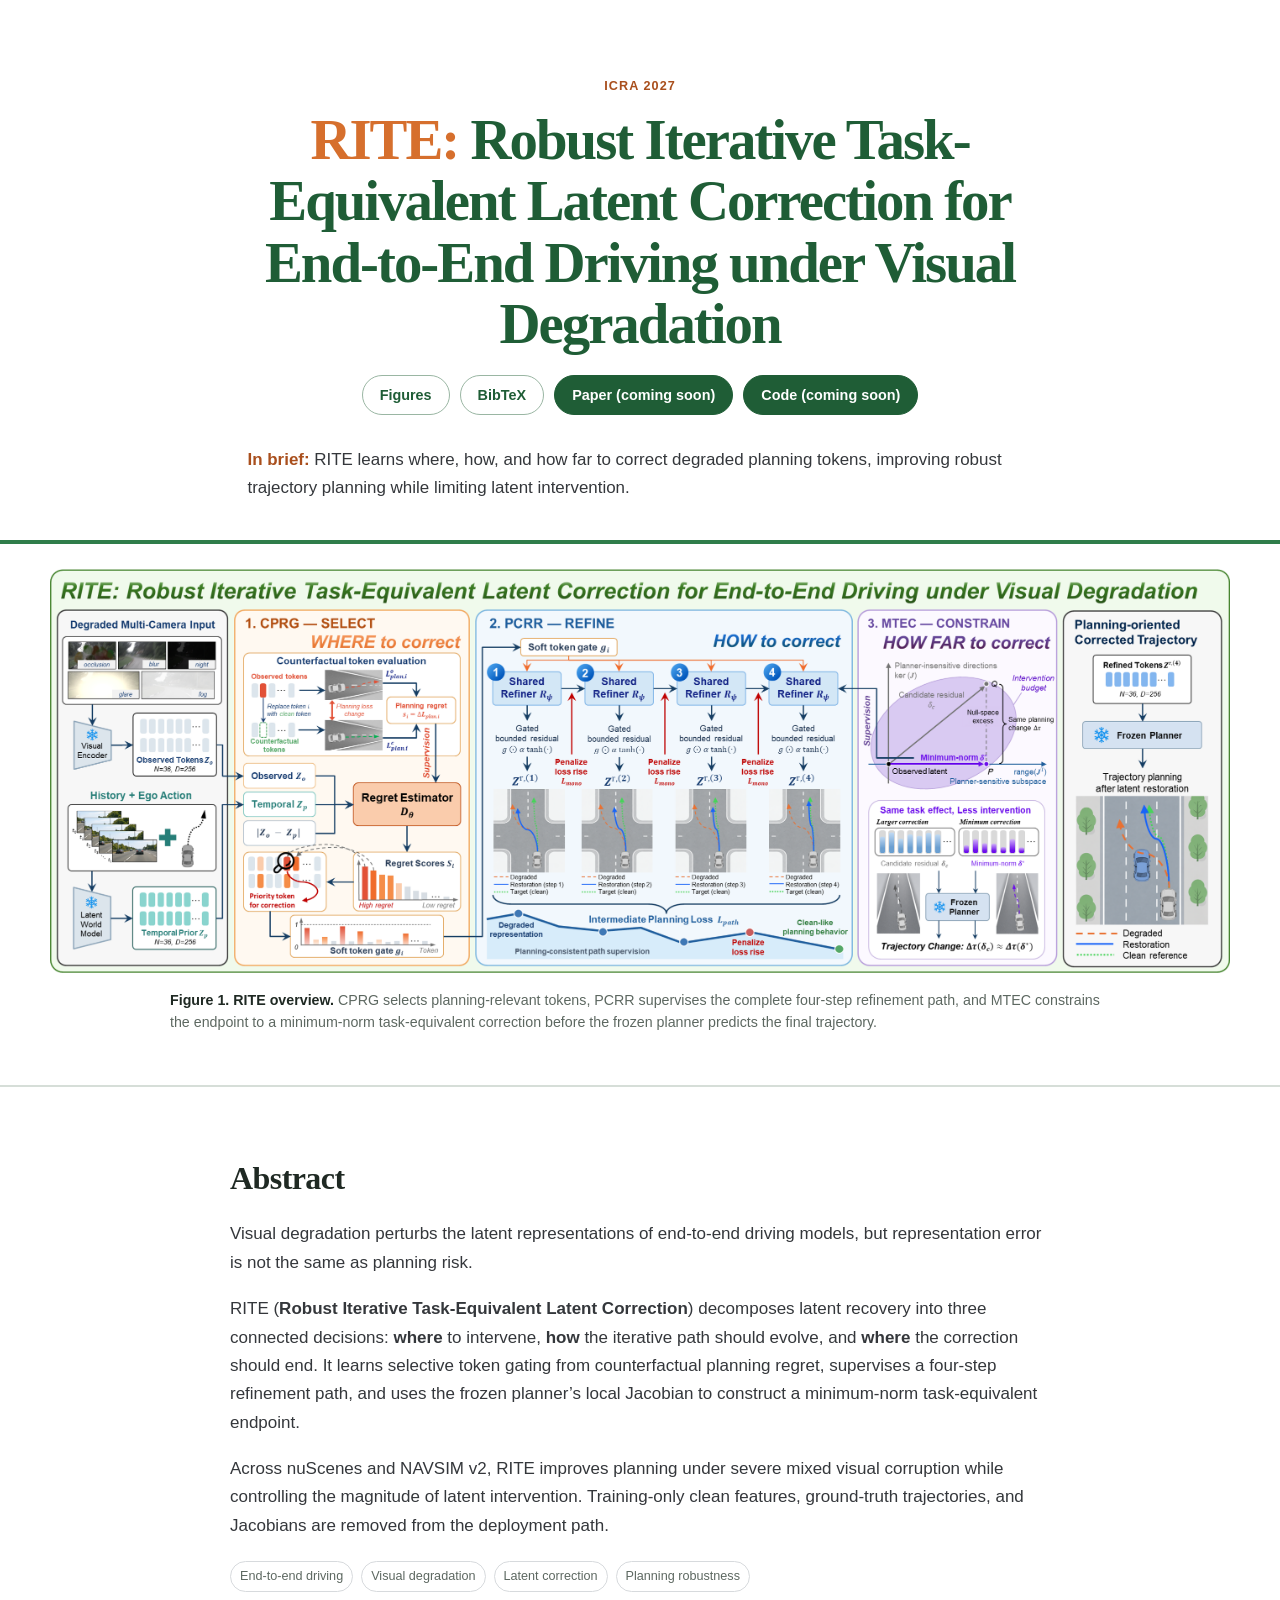
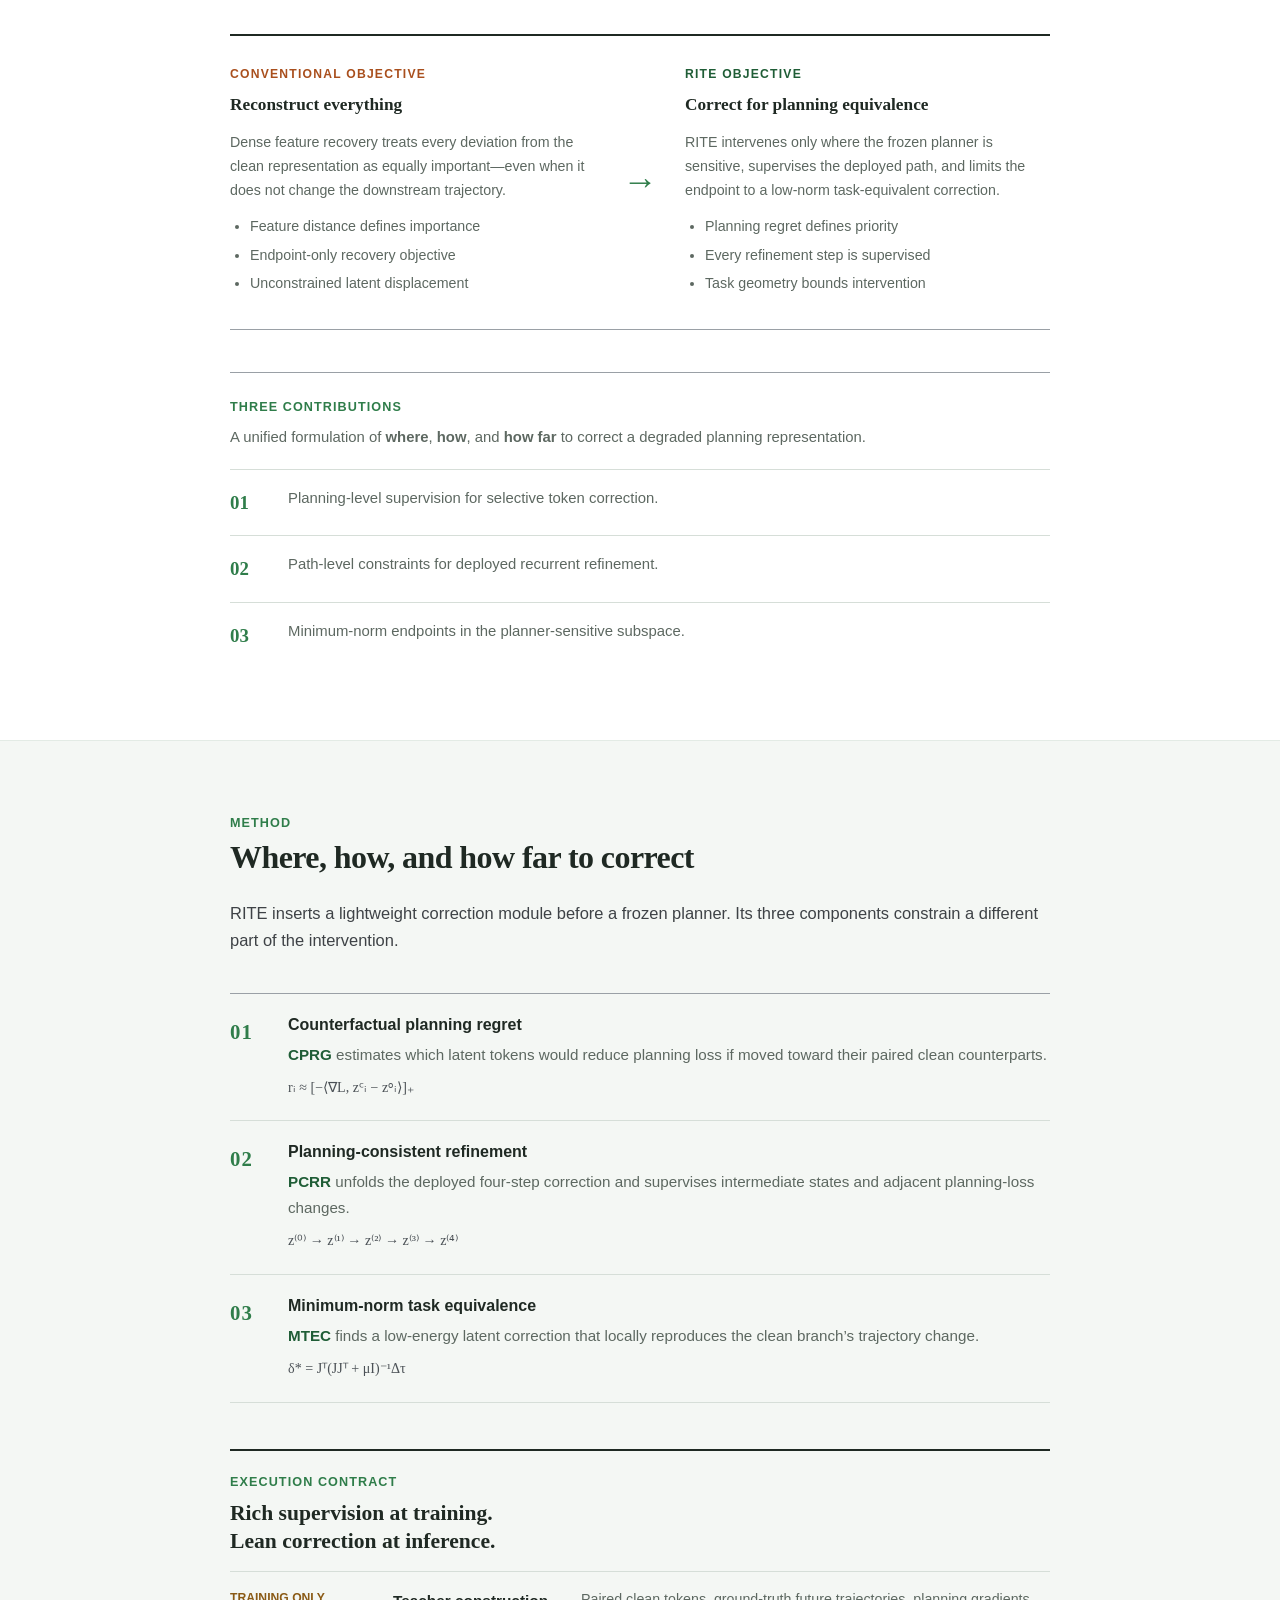
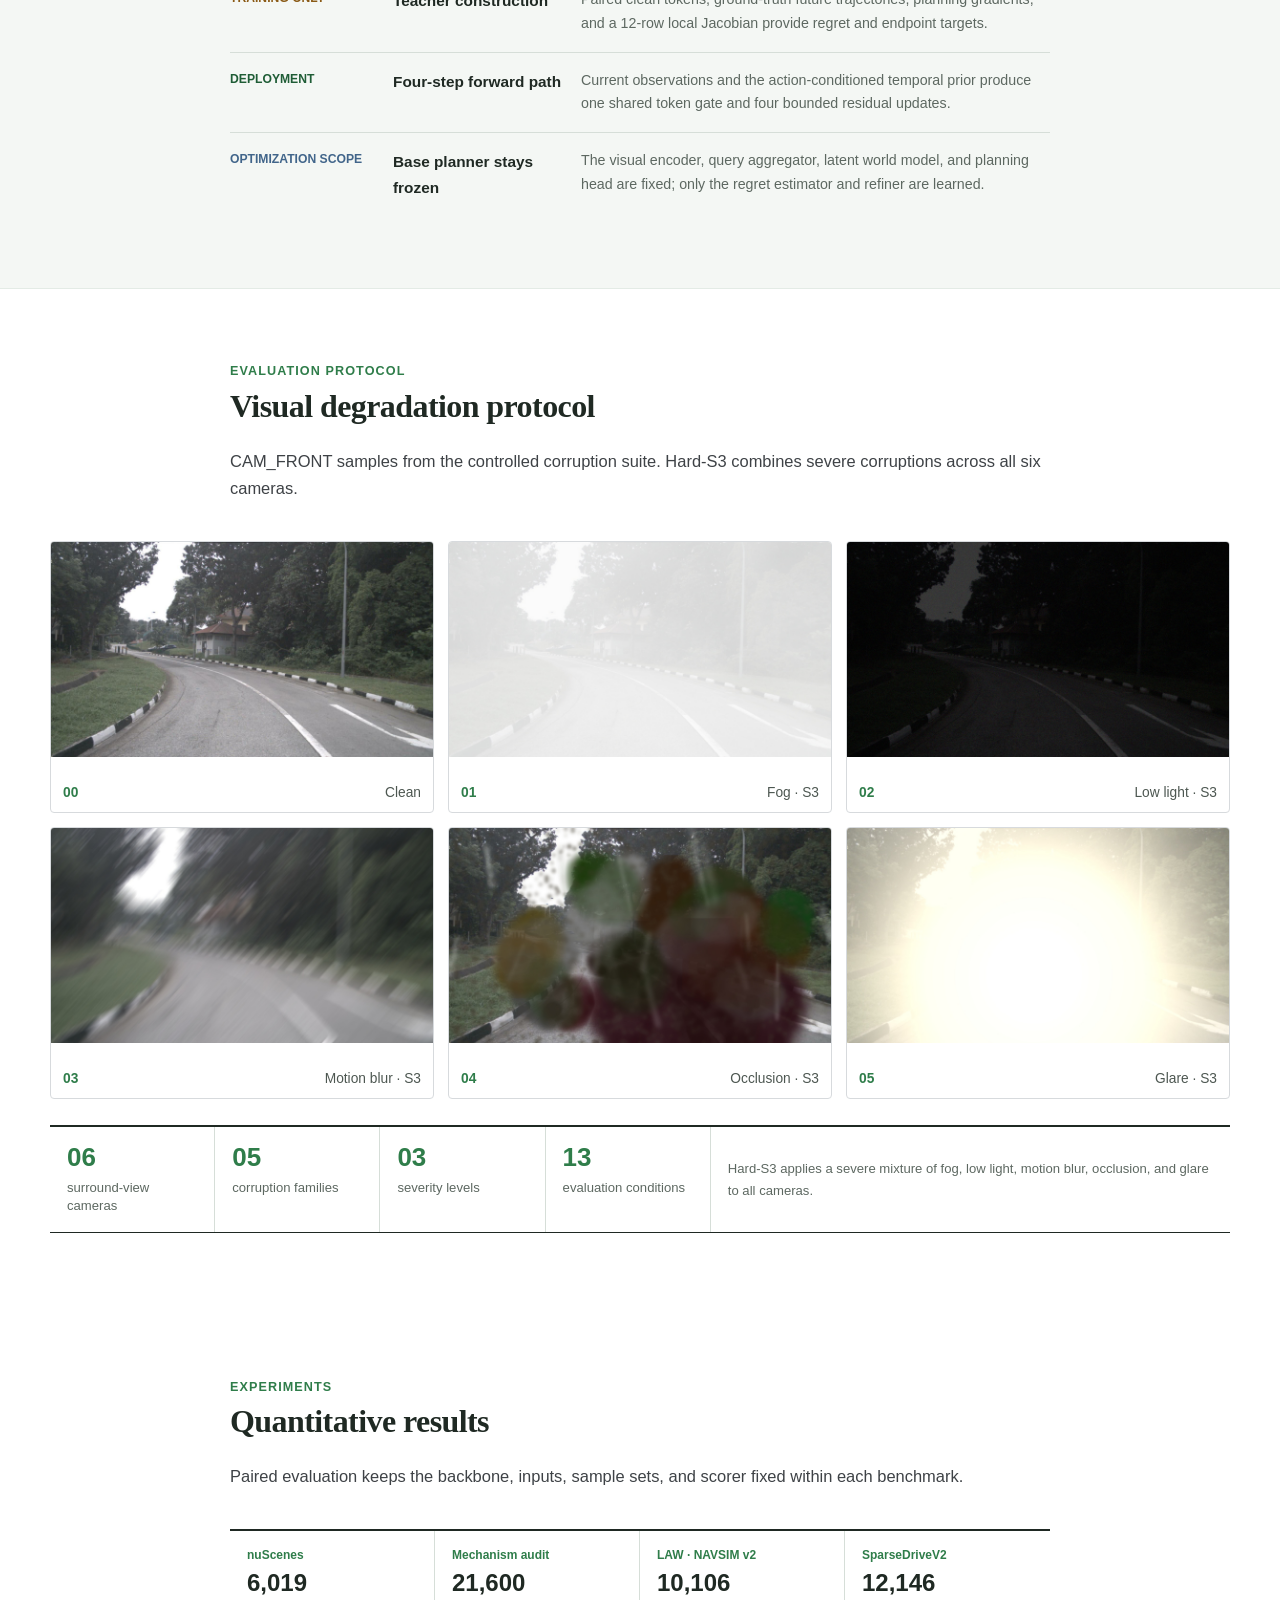
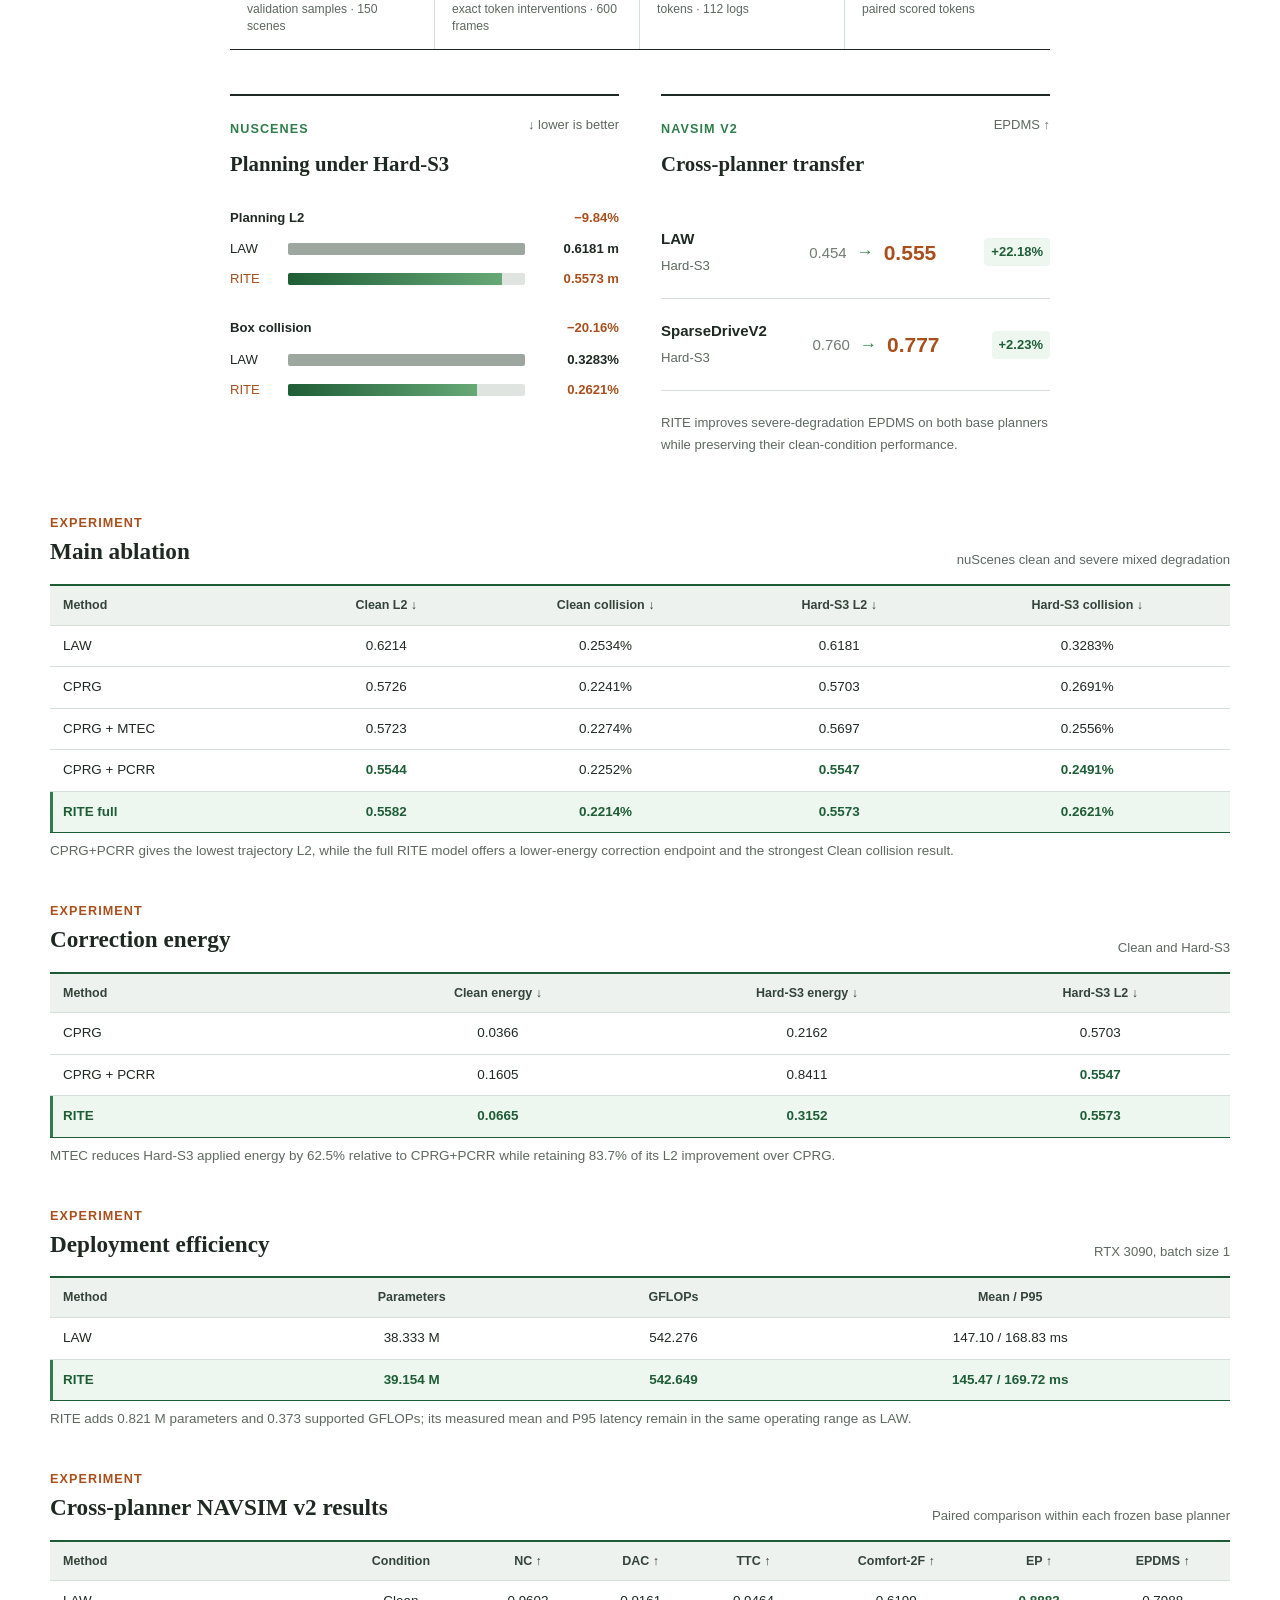
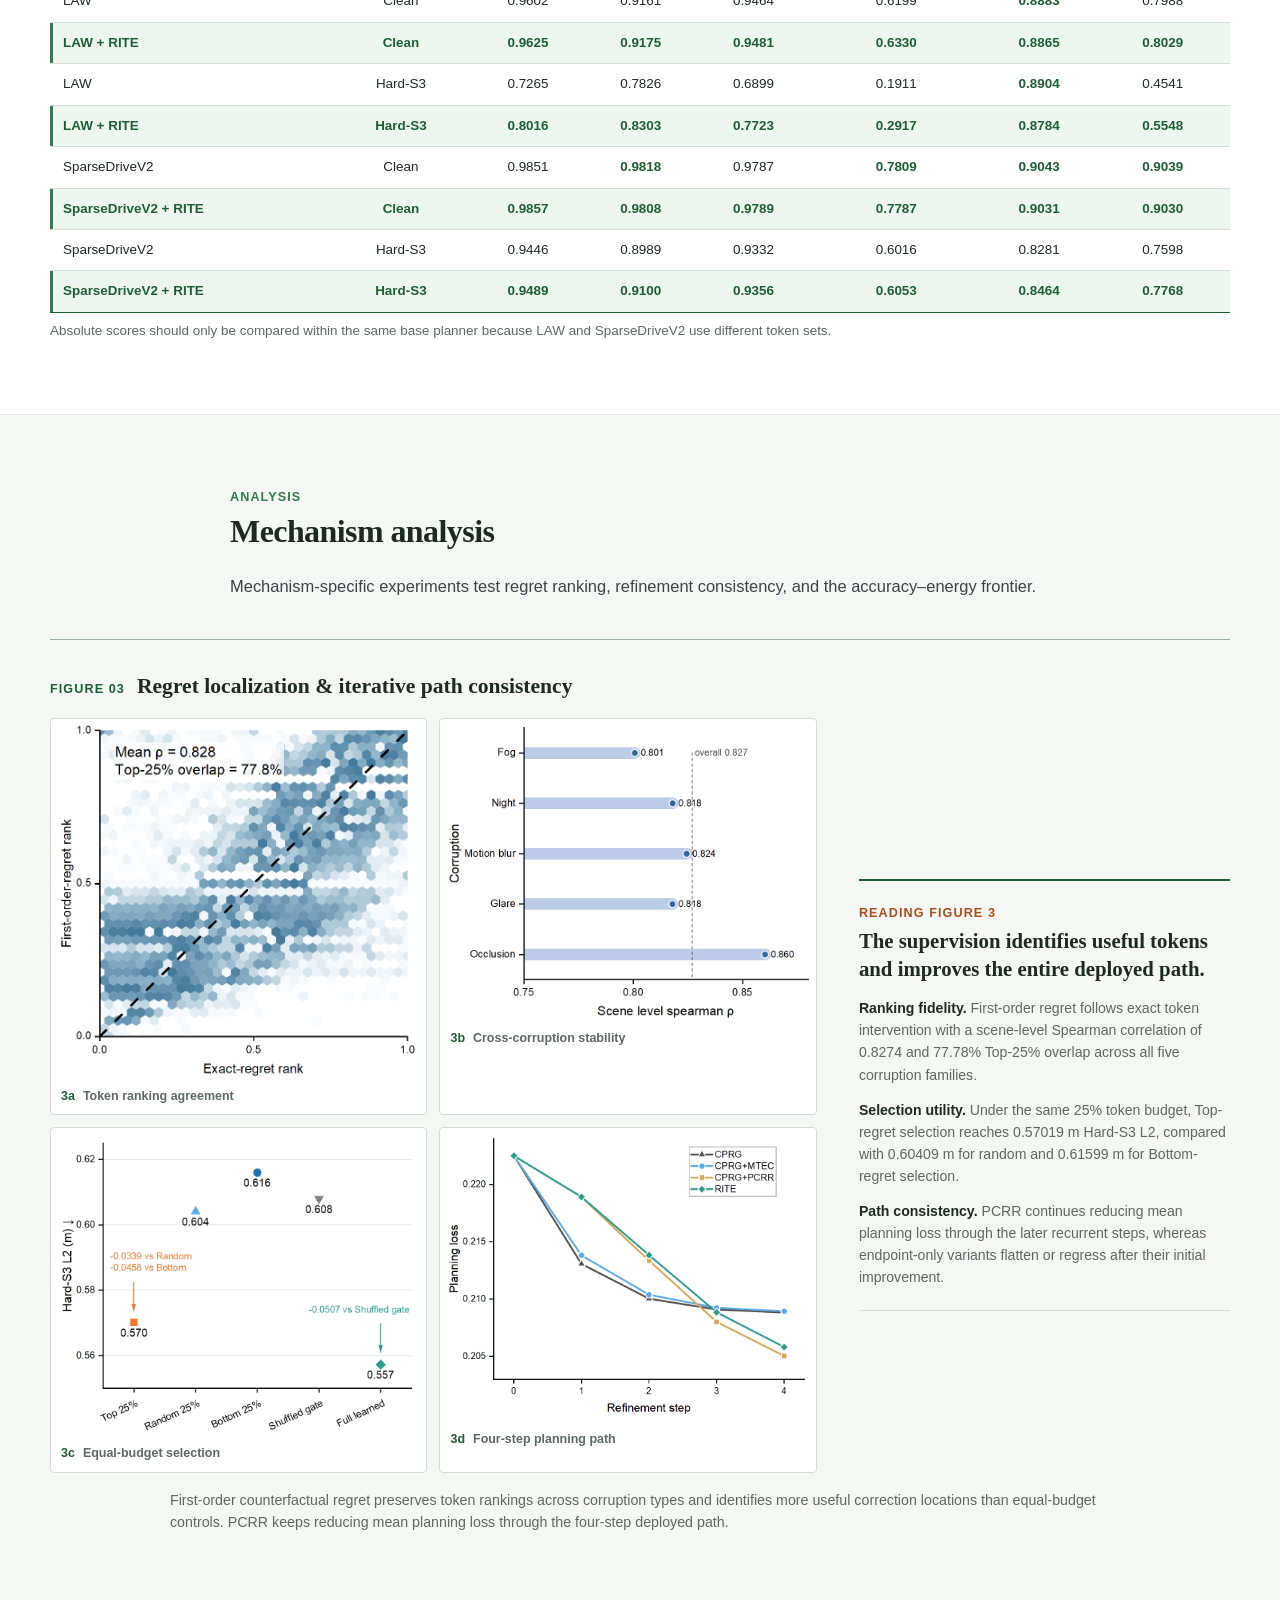
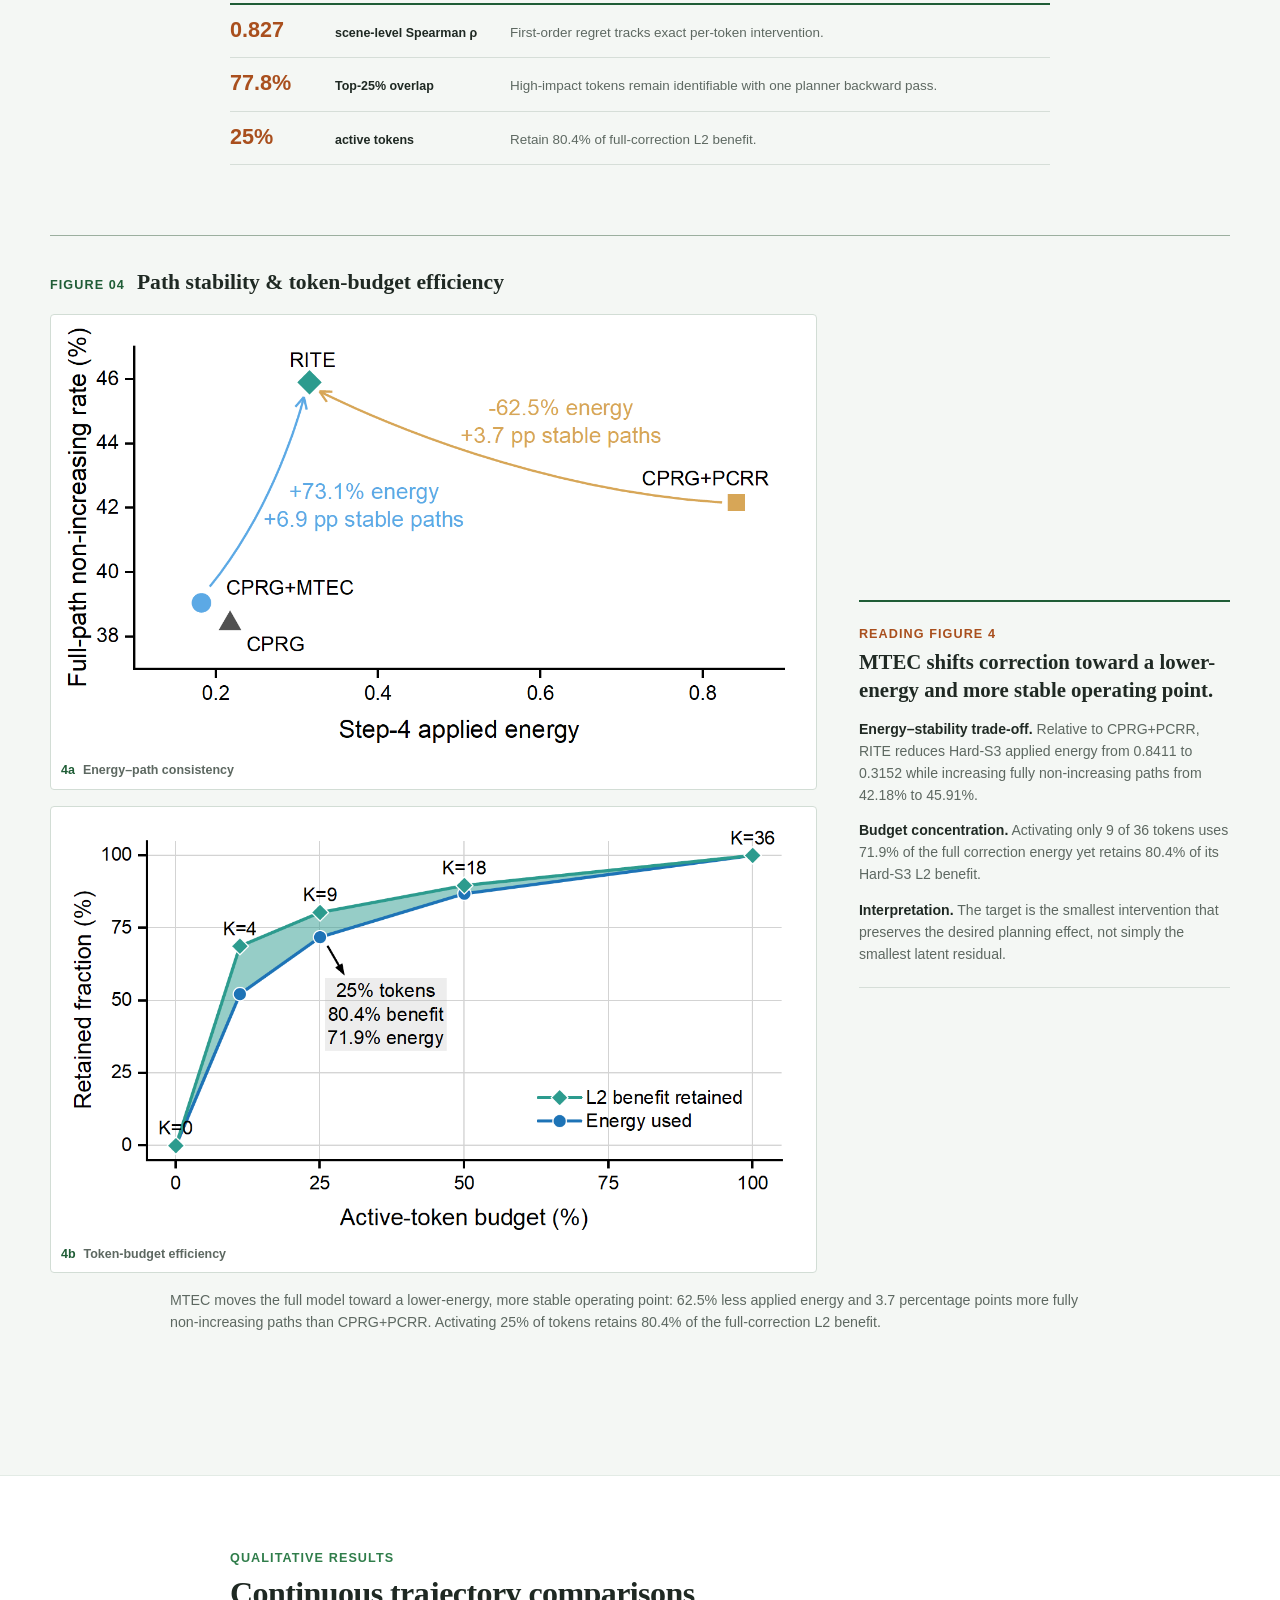
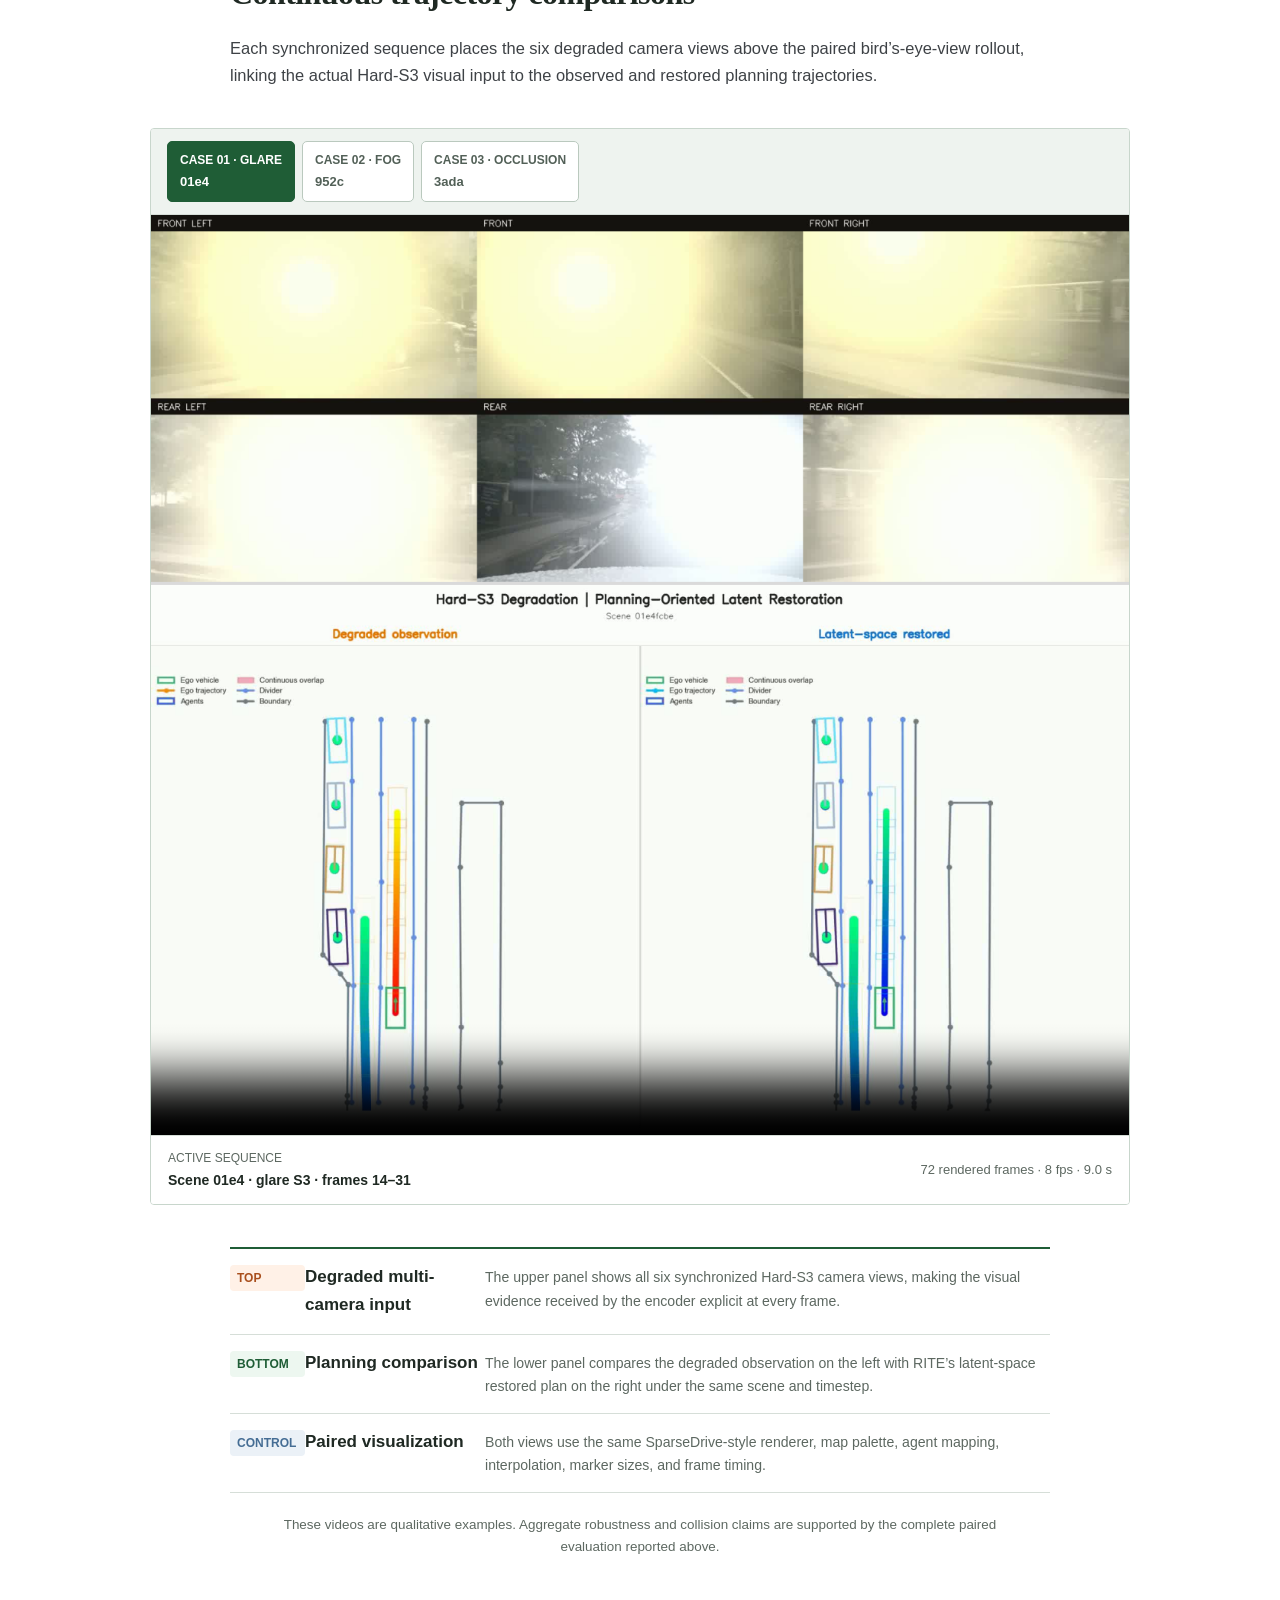
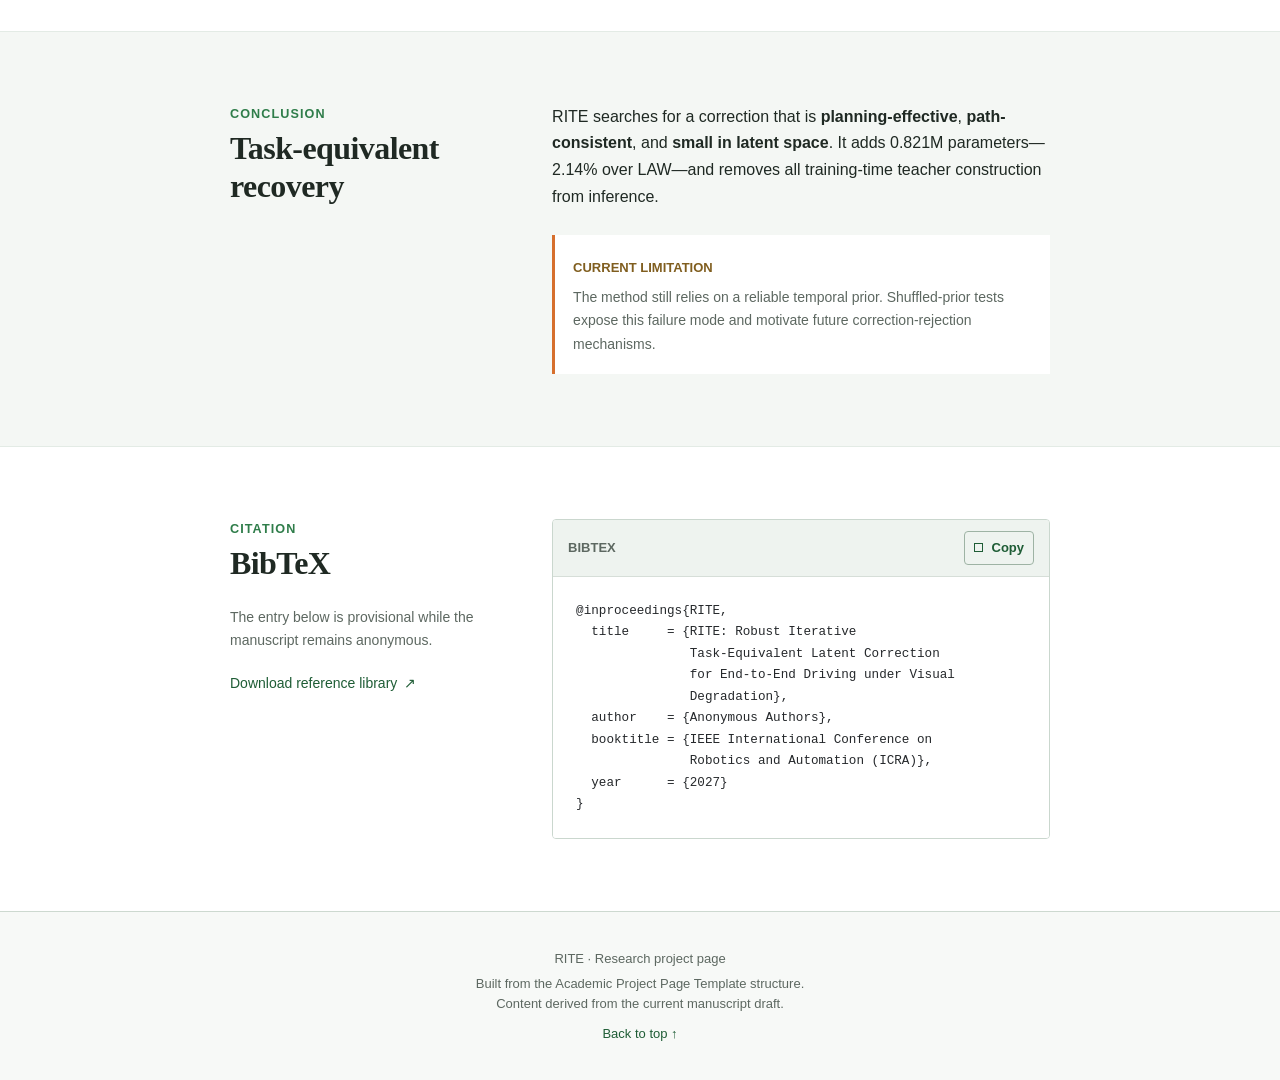
<file: index.html>
<!doctype html>
<html lang="en">
<head>
  <meta charset="utf-8">
  <meta name="viewport" content="width=device-width, initial-scale=1">
  <meta name="theme-color" content="#1f5d36">

  <title>RITE — Robust Iterative Task-Equivalent Latent Correction</title>
  <meta name="description" content="RITE selectively corrects planning-relevant latent tokens under visual degradation through counterfactual regret, path-consistent refinement, and minimum-norm task-equivalent correction.">
  <meta name="keywords" content="autonomous driving, end-to-end driving, visual degradation, latent correction, planning, robustness, nuScenes, NAVSIM">
  <meta name="robots" content="index,follow">

  <meta property="og:type" content="article">
  <meta property="og:title" content="RITE: Robust Iterative Task-Equivalent Latent Correction">
  <meta property="og:description" content="Planning-aware latent correction for end-to-end driving under visual degradation.">
  <meta property="og:image" content="assets/images/figure1-rite-framework.png">
  <meta name="twitter:card" content="summary_large_image">
  <meta name="twitter:title" content="RITE: Robust Iterative Task-Equivalent Latent Correction">
  <meta name="twitter:description" content="Planning-aware latent correction for end-to-end driving under visual degradation.">
  <meta name="twitter:image" content="assets/images/figure1-rite-framework.png">

  <meta name="citation_title" content="RITE: Robust Iterative Task-Equivalent Latent Correction for End-to-End Driving under Visual Degradation">
  <meta name="citation_publication_date" content="2027">
  <meta name="citation_conference_title" content="IEEE International Conference on Robotics and Automation">

  <link rel="icon" href="assets/images/favicon.svg" type="image/svg+xml">
  <link rel="stylesheet" href="assets/site.css">
  <script defer src="assets/site.js"></script>

  <script type="application/ld+json">
  {
    "@context": "https://schema.org",
    "@type": "ScholarlyArticle",
    "headline": "RITE: Robust Iterative Task-Equivalent Latent Correction for End-to-End Driving under Visual Degradation",
    "description": "A planning-aware framework that corrects visually degraded latent representations by jointly modeling correction location, refinement path, and task-equivalent endpoint.",
    "author": [{"@type": "Person", "name": "Anonymous Authors"}],
    "datePublished": "2027",
    "keywords": ["end-to-end driving", "visual degradation", "latent correction", "planning robustness"],
    "isAccessibleForFree": true
  }
  </script>
</head>

<body>
  <a class="skip-link" href="#main">Skip to content</a>

  <main id="main">
    <section class="hero" id="top">
      <div class="shell hero-grid">
        <div class="hero-copy reveal">
          <div class="eyebrow">ICRA 2027</div>
          <h1><span>RITE:</span> Robust Iterative Task-Equivalent Latent Correction for End-to-End Driving under Visual Degradation</h1>
          <div class="hero-actions" aria-label="Project resources">
            <a class="button button-secondary" href="#evidence">
              <svg viewBox="0 0 24 24" aria-hidden="true"><path d="m8 8-4 4 4 4M16 8l4 4-4 4M14 4l-4 16"/></svg>
              Figures
            </a>
            <a class="button button-secondary" href="#citation">
              <svg viewBox="0 0 24 24" aria-hidden="true"><path d="M7 17h4l2-4V7H6v6h4M16 17h4l2-4V7h-7v6h4"/></svg>
              BibTeX
            </a>
            <a class="button button-primary" aria-label="Code will be released later">
              <svg viewBox="0 0 24 24" aria-hidden="true"><path d="M6 2h8l4 4v16H6zM14 2v5h5M9 13h6M9 17h4"/></svg>
              Paper (coming soon)
            </a>
            <span class="button button-disabled" aria-label="Code will be released later">
              <svg viewBox="0 0 24 24" aria-hidden="true"><path d="M9 18 3 12l6-6M15 6l6 6-6 6"/></svg>
              Code (coming soon)
            </span>
          </div>
          <p class="hero-summary"><b>In brief:</b> RITE learns where, how, and how far to correct degraded planning tokens, improving robust trajectory planning while limiting latent intervention.</p>
        </div>
      </div>
    </section>

    <section class="figure-section first-figure" aria-labelledby="overview-heading">
      <div class="wide-column">
        <h2 class="sr-only" id="overview-heading">RITE method overview</h2>
        <figure class="research-figure">
          <a class="framework-link" href="assets/images/figure1-rite-framework.png" aria-label="Open the RITE framework figure at full resolution">
            <img src="assets/images/figure1-rite-framework.png" alt="RITE framework showing degraded multi-camera input, counterfactual planning regret gating, four-step recurrent refinement, minimum-norm task-equivalent correction, and the frozen planner" width="2810" height="961">
          </a>
          <figcaption><strong>Figure 1. RITE overview.</strong> CPRG selects planning-relevant tokens, PCRR supervises the complete four-step refinement path, and MTEC constrains the endpoint to a minimum-norm task-equivalent correction before the frozen planner predicts the final trajectory.</figcaption>
        </figure>
      </div>
    </section>

    <section class="section abstract-section" id="abstract">
      <div class="shell split-intro">
        <div class="section-heading reveal">
          <h2>Abstract</h2>
        </div>
        <div class="abstract-copy reveal" data-delay="1">
          <p class="lead">Visual degradation perturbs the latent representations of end-to-end driving models, but representation error is not the same as planning risk.</p>
          <p>RITE (<b>Robust Iterative Task-Equivalent Latent Correction</b>) decomposes latent recovery into three connected decisions: <b>where</b> to intervene, <b>how</b> the iterative path should evolve, and <b>where</b> the correction should end. It learns selective token gating from counterfactual planning regret, supervises a four-step refinement path, and uses the frozen planner’s local Jacobian to construct a minimum-norm task-equivalent endpoint.</p>
          <p>Across nuScenes and NAVSIM v2, RITE improves planning under severe mixed visual corruption while controlling the magnitude of latent intervention. Training-only clean features, ground-truth trajectories, and Jacobians are removed from the deployment path.</p>
          <div class="keyword-row" aria-label="Keywords">
            <span>End-to-end driving</span><span>Visual degradation</span><span>Latent correction</span><span>Planning robustness</span>
          </div>
        </div>
      </div>

      <div class="shell research-gap reveal">
        <article class="gap-card gap-old">
          <div class="gap-label"><span>Conventional objective</span><b>Reconstruct everything</b></div>
          <p>Dense feature recovery treats every deviation from the clean representation as equally important—even when it does not change the downstream trajectory.</p>
          <ul>
            <li>Feature distance defines importance</li>
            <li>Endpoint-only recovery objective</li>
            <li>Unconstrained latent displacement</li>
          </ul>
        </article>
        <div class="gap-arrow" aria-hidden="true"><span>reframe</span><b>→</b></div>
        <article class="gap-card gap-new">
          <div class="gap-label"><span>RITE objective</span><b>Correct for planning equivalence</b></div>
          <p>RITE intervenes only where the frozen planner is sensitive, supervises the deployed path, and limits the endpoint to a low-norm task-equivalent correction.</p>
          <ul>
            <li>Planning regret defines priority</li>
            <li>Every refinement step is supervised</li>
            <li>Task geometry bounds intervention</li>
          </ul>
        </article>
      </div>

      <div class="shell contribution-grid reveal">
        <div class="contribution-intro"><span>Three contributions</span><p>A unified formulation of <b>where</b>, <b>how</b>, and <b>how far</b> to correct a degraded planning representation.</p></div>
        <article><small>01</small><p>Planning-level supervision for selective token correction.</p></article>
        <article><small>02</small><p>Path-level constraints for deployed recurrent refinement.</p></article>
        <article><small>03</small><p>Minimum-norm endpoints in the planner-sensitive subspace.</p></article>
      </div>
    </section>

    <section class="section method-section" id="method">
      <div class="shell">
        <div class="section-heading section-heading-wide reveal">
          <div>
            <p class="section-index">Method</p>
            <h2>Where, how, and how far to correct</h2>
          </div>
          <p>RITE inserts a lightweight correction module before a frozen planner. Its three components constrain a different part of the intervention.</p>
        </div>

        <div class="method-cards">
          <article class="method-card reveal">
            <div class="card-top"><span>01</span><small>WHERE</small></div>
            <div class="method-icon icon-regret" aria-hidden="true"><i></i><i></i><i></i><i></i><i></i></div>
            <h3>Counterfactual planning regret</h3>
            <p><b>CPRG</b> estimates which latent tokens would reduce planning loss if moved toward their paired clean counterparts.</p>
            <span class="formula">rᵢ ≈ [−⟨∇L, zᶜᵢ − zᵒᵢ⟩]₊</span>
          </article>
          <article class="method-card reveal" data-delay="1">
            <div class="card-top"><span>02</span><small>PATH</small></div>
            <div class="method-icon icon-path" aria-hidden="true"><i></i><i></i><i></i><i></i><b></b></div>
            <h3>Planning-consistent refinement</h3>
            <p><b>PCRR</b> unfolds the deployed four-step correction and supervises intermediate states and adjacent planning-loss changes.</p>
            <span class="formula">z⁽⁰⁾ → z⁽¹⁾ → z⁽²⁾ → z⁽³⁾ → z⁽⁴⁾</span>
          </article>
          <article class="method-card reveal" data-delay="2">
            <div class="card-top"><span>03</span><small>ENDPOINT</small></div>
            <div class="method-icon icon-endpoint" aria-hidden="true"><i></i><i></i><i></i><b></b></div>
            <h3>Minimum-norm task equivalence</h3>
            <p><b>MTEC</b> finds a low-energy latent correction that locally reproduces the clean branch’s trajectory change.</p>
            <span class="formula">δ* = Jᵀ(JJᵀ + μI)⁻¹Δτ</span>
          </article>
        </div>

        <div class="execution-grid reveal">
          <div class="execution-title"><span>Execution contract</span><h3>Rich supervision at training.<br>Lean correction at inference.</h3></div>
          <article>
            <span class="execution-badge training">Training only</span>
            <h4>Teacher construction</h4>
            <p>Paired clean tokens, ground-truth future trajectories, planning gradients, and a 12-row local Jacobian provide regret and endpoint targets.</p>
          </article>
          <article>
            <span class="execution-badge inference">Deployment</span>
            <h4>Four-step forward path</h4>
            <p>Current observations and the action-conditioned temporal prior produce one shared token gate and four bounded residual updates.</p>
          </article>
          <article>
            <span class="execution-badge frozen">Optimization scope</span>
            <h4>Base planner stays frozen</h4>
            <p>The visual encoder, query aggregator, latent world model, and planning head are fixed; only the regret estimator and refiner are learned.</p>
          </article>
        </div>
      </div>
    </section>

    <section class="section corruption-section" id="corruptions">
      <div class="shell">
        <div class="section-heading section-heading-wide reveal">
          <div>
            <p class="section-index">Evaluation protocol</p>
            <h2>Visual degradation protocol</h2>
          </div>
          <p>CAM_FRONT samples from the controlled corruption suite. Hard-S3 combines severe corruptions across all six cameras.</p>
        </div>
        <div class="corruption-grid reveal" data-delay="1">
          <figure class="corruption-card featured"><img src="assets/images/corruption-clean.jpg" alt="Clean front camera scene" loading="lazy"><figcaption><b>00</b> Clean</figcaption></figure>
          <figure class="corruption-card"><img src="assets/images/corruption-fog.jpg" alt="Front camera scene with severe fog" loading="lazy"><figcaption><b>01</b> Fog · S3</figcaption></figure>
          <figure class="corruption-card"><img src="assets/images/corruption-night.jpg" alt="Front camera scene under severe low light" loading="lazy"><figcaption><b>02</b> Low light · S3</figcaption></figure>
          <figure class="corruption-card"><img src="assets/images/corruption-blur.jpg" alt="Front camera scene with severe motion blur" loading="lazy"><figcaption><b>03</b> Motion blur · S3</figcaption></figure>
          <figure class="corruption-card"><img src="assets/images/corruption-occlusion.jpg" alt="Front camera scene with severe occlusion" loading="lazy"><figcaption><b>04</b> Occlusion · S3</figcaption></figure>
          <figure class="corruption-card"><img src="assets/images/corruption-glare.jpg" alt="Front camera scene with severe glare" loading="lazy"><figcaption><b>05</b> Glare · S3</figcaption></figure>
        </div>
        <div class="protocol-rail reveal">
          <article><strong>06</strong><span>surround-view cameras</span></article>
          <article><strong>05</strong><span>corruption families</span></article>
          <article><strong>03</strong><span>severity levels</span></article>
          <article><strong>13</strong><span>evaluation conditions</span></article>
          <p>Hard-S3 applies a severe mixture of fog, low light, motion blur, occlusion, and glare to all cameras.</p>
        </div>
      </div>
    </section>

    <section class="section results-section" id="results">
      <div class="shell">
        <div class="section-heading section-heading-wide reveal">
          <div>
            <p class="section-index">Experiments</p>
            <h2>Quantitative results</h2>
          </div>
          <p>Paired evaluation keeps the backbone, inputs, sample sets, and scorer fixed within each benchmark.</p>
        </div>

        <div class="evaluation-scope reveal" aria-label="Evaluation scope">
          <article><span>nuScenes</span><strong>6,019</strong><p>validation samples · 150 scenes</p></article>
          <article><span>Mechanism audit</span><strong>21,600</strong><p>exact token interventions · 600 frames</p></article>
          <article><span>LAW · NAVSIM v2</span><strong>10,106</strong><p>tokens · 112 logs</p></article>
          <article><span>SparseDriveV2</span><strong>12,146</strong><p>paired scored tokens</p></article>
        </div>

        <div class="result-layout">
          <article class="result-panel reveal">
            <div class="panel-heading"><div><span>nuScenes</span><h3>Planning under Hard-S3</h3></div><small>↓ lower is better</small></div>
            <div class="bar-chart" aria-label="LAW versus RITE results on nuScenes Hard-S3">
              <div class="bar-group">
                <div class="bar-label"><span>Planning L2</span><b>−9.84%</b></div>
                <div class="bar-row"><small>LAW</small><div class="bar-track"><i style="--value:100%"></i></div><strong>0.6181 m</strong></div>
                <div class="bar-row accent"><small>RITE</small><div class="bar-track"><i style="--value:90.16%"></i></div><strong>0.5573 m</strong></div>
              </div>
              <div class="bar-group">
                <div class="bar-label"><span>Box collision</span><b>−20.16%</b></div>
                <div class="bar-row"><small>LAW</small><div class="bar-track"><i style="--value:100%"></i></div><strong>0.3283%</strong></div>
                <div class="bar-row accent"><small>RITE</small><div class="bar-track"><i style="--value:79.84%"></i></div><strong>0.2621%</strong></div>
              </div>
            </div>
          </article>

          <article class="result-panel result-dark reveal" data-delay="1">
            <div class="panel-heading"><div><span>NAVSIM v2</span><h3>Cross-planner transfer</h3></div><small>EPDMS ↑</small></div>
            <div class="transfer-list">
              <div class="transfer-row">
                <div><span>LAW</span><small>Hard-S3</small></div>
                <div class="delta-flow"><b>0.454</b><i>→</i><strong>0.555</strong></div>
                <em>+22.18%</em>
              </div>
              <div class="transfer-row">
                <div><span>SparseDriveV2</span><small>Hard-S3</small></div>
                <div class="delta-flow"><b>0.760</b><i>→</i><strong>0.777</strong></div>
                <em>+2.23%</em>
              </div>
            </div>
            <p class="panel-note">RITE improves severe-degradation EPDMS on both base planners while preserving their clean-condition performance.</p>
          </article>
        </div>

        <div class="benchmark-table-wrap reveal">
          <div class="table-title"><span>Main ablation</span><p>nuScenes clean and severe mixed degradation</p></div>
          <div class="table-scroll">
            <table>
              <thead><tr><th>Method</th><th>Clean L2 ↓</th><th>Clean collision ↓</th><th>Hard-S3 L2 ↓</th><th>Hard-S3 collision ↓</th></tr></thead>
              <tbody>
                <tr><td>LAW</td><td>0.6214</td><td>0.2534%</td><td>0.6181</td><td>0.3283%</td></tr>
                <tr><td>CPRG</td><td>0.5726</td><td>0.2241%</td><td>0.5703</td><td>0.2691%</td></tr>
                <tr><td>CPRG + MTEC</td><td>0.5723</td><td>0.2274%</td><td>0.5697</td><td>0.2556%</td></tr>
                <tr><td>CPRG + PCRR</td><td class="best">0.5544</td><td>0.2252%</td><td class="best">0.5547</td><td class="best">0.2491%</td></tr>
                <tr class="highlight"><td><span>RITE</span> full</td><td>0.5582</td><td class="best">0.2214%</td><td>0.5573</td><td>0.2621%</td></tr>
              </tbody>
            </table>
          </div>
          <p class="table-note">CPRG+PCRR gives the lowest trajectory L2, while the full RITE model offers a lower-energy correction endpoint and the strongest Clean collision result.</p>
        </div>

        <div class="secondary-tables reveal">
          <div class="benchmark-table-wrap">
            <div class="table-title"><span>Correction energy</span><p>Clean and Hard-S3</p></div>
            <div class="table-scroll">
              <table>
                <thead><tr><th>Method</th><th>Clean energy ↓</th><th>Hard-S3 energy ↓</th><th>Hard-S3 L2 ↓</th></tr></thead>
                <tbody>
                  <tr><td>CPRG</td><td>0.0366</td><td>0.2162</td><td>0.5703</td></tr>
                  <tr><td>CPRG + PCRR</td><td>0.1605</td><td>0.8411</td><td class="best">0.5547</td></tr>
                  <tr class="highlight"><td><span>RITE</span></td><td>0.0665</td><td class="best">0.3152</td><td>0.5573</td></tr>
                </tbody>
              </table>
            </div>
            <p class="table-note">MTEC reduces Hard-S3 applied energy by 62.5% relative to CPRG+PCRR while retaining 83.7% of its L2 improvement over CPRG.</p>
          </div>
          <div class="benchmark-table-wrap">
            <div class="table-title"><span>Deployment efficiency</span><p>RTX 3090, batch size 1</p></div>
            <div class="table-scroll">
              <table>
                <thead><tr><th>Method</th><th>Parameters</th><th>GFLOPs</th><th>Mean / P95</th></tr></thead>
                <tbody>
                  <tr><td>LAW</td><td>38.333 M</td><td>542.276</td><td>147.10 / 168.83 ms</td></tr>
                  <tr class="highlight"><td><span>RITE</span></td><td>39.154 M</td><td>542.649</td><td>145.47 / 169.72 ms</td></tr>
                </tbody>
              </table>
            </div>
            <p class="table-note">RITE adds 0.821 M parameters and 0.373 supported GFLOPs; its measured mean and P95 latency remain in the same operating range as LAW.</p>
          </div>
        </div>

        <article class="benchmark-details reveal">
          <div class="table-title"><span>Cross-planner NAVSIM v2 results</span><p>Paired comparison within each frozen base planner</p></div>
          <div class="table-scroll">
            <table>
              <thead><tr><th>Method</th><th>Condition</th><th>NC ↑</th><th>DAC ↑</th><th>TTC ↑</th><th>Comfort-2F ↑</th><th>EP ↑</th><th>EPDMS ↑</th></tr></thead>
              <tbody>
                <tr><td>LAW</td><td>Clean</td><td>0.9602</td><td>0.9161</td><td>0.9464</td><td>0.6199</td><td class="best">0.8883</td><td>0.7988</td></tr>
                <tr class="highlight"><td>LAW + <span>RITE</span></td><td>Clean</td><td class="best">0.9625</td><td class="best">0.9175</td><td class="best">0.9481</td><td class="best">0.6330</td><td>0.8865</td><td class="best">0.8029</td></tr>
                <tr><td>LAW</td><td>Hard-S3</td><td>0.7265</td><td>0.7826</td><td>0.6899</td><td>0.1911</td><td class="best">0.8904</td><td>0.4541</td></tr>
                <tr class="highlight"><td>LAW + <span>RITE</span></td><td>Hard-S3</td><td class="best">0.8016</td><td class="best">0.8303</td><td class="best">0.7723</td><td class="best">0.2917</td><td>0.8784</td><td class="best">0.5548</td></tr>
                <tr><td>SparseDriveV2</td><td>Clean</td><td>0.9851</td><td class="best">0.9818</td><td>0.9787</td><td class="best">0.7809</td><td class="best">0.9043</td><td class="best">0.9039</td></tr>
                <tr class="highlight"><td>SparseDriveV2 + <span>RITE</span></td><td>Clean</td><td class="best">0.9857</td><td>0.9808</td><td class="best">0.9789</td><td>0.7787</td><td>0.9031</td><td>0.9030</td></tr>
                <tr><td>SparseDriveV2</td><td>Hard-S3</td><td>0.9446</td><td>0.8989</td><td>0.9332</td><td>0.6016</td><td>0.8281</td><td>0.7598</td></tr>
                <tr class="highlight"><td>SparseDriveV2 + <span>RITE</span></td><td>Hard-S3</td><td class="best">0.9489</td><td class="best">0.9100</td><td class="best">0.9356</td><td class="best">0.6053</td><td class="best">0.8464</td><td class="best">0.7768</td></tr>
              </tbody>
            </table>
          </div>
          <p class="table-note">Absolute scores should only be compared within the same base planner because LAW and SparseDriveV2 use different token sets.</p>
        </article>
      </div>
    </section>

    <section class="section evidence-section" id="evidence">
      <div class="shell">
        <div class="section-heading section-heading-wide reveal">
          <div>
            <p class="section-index">Analysis</p>
            <h2>Mechanism analysis</h2>
          </div>
          <p>Mechanism-specific experiments test regret ranking, refinement consistency, and the accuracy–energy frontier.</p>
        </div>

        <figure class="paper-figure reveal">
          <div class="figure-meta"><span>Figure 03</span><p>Regret localization &amp; iterative path consistency</p></div>
          <div class="analysis-layout">
          <div class="evidence-figure-grid evidence-grid-four">
            <a href="assets/images/figure3a-regret-ranking.png" aria-label="Open exact and first-order regret ranking plot">
              <img src="assets/images/figure3a-regret-ranking.png" alt="Density plot showing exact-regret rank against first-order regret rank" loading="lazy">
              <span><b>3a</b> Token ranking agreement</span>
            </a>
            <a href="assets/images/figure3b-corruption-spearman.png" aria-label="Open corruption-wise Spearman correlation plot">
              <img src="assets/images/figure3b-corruption-spearman.png" alt="Spearman correlations between exact and first-order regret across five corruptions" loading="lazy">
              <span><b>3b</b> Cross-corruption stability</span>
            </a>
            <a href="assets/images/figure3c-selection-budget.png" aria-label="Open equal-budget token selection plot">
              <img src="assets/images/figure3c-selection-budget.png" alt="Hard-S3 L2 comparison under equal-budget token selection strategies" loading="lazy">
              <span><b>3c</b> Equal-budget selection</span>
            </a>
            <a href="assets/images/figure3d-refinement-path.png" aria-label="Open four-step refinement path plot">
              <img src="assets/images/figure3d-refinement-path.png" alt="Planning loss over four recurrent refinement steps for four model variants" loading="lazy">
              <span><b>3d</b> Four-step planning path</span>
            </a>
          </div>
          <aside class="figure-reading">
            <p class="table-label">Reading Figure 3</p>
            <h3>The supervision identifies useful tokens and improves the entire deployed path.</h3>
            <p><b>Ranking fidelity.</b> First-order regret follows exact token intervention with a scene-level Spearman correlation of 0.8274 and 77.78% Top-25% overlap across all five corruption families.</p>
            <p><b>Selection utility.</b> Under the same 25% token budget, Top-regret selection reaches 0.57019 m Hard-S3 L2, compared with 0.60409 m for random and 0.61599 m for Bottom-regret selection.</p>
            <p><b>Path consistency.</b> PCRR continues reducing mean planning loss through the later recurrent steps, whereas endpoint-only variants flatten or regress after their initial improvement.</p>
          </aside>
          </div>
          <figcaption>First-order counterfactual regret preserves token rankings across corruption types and identifies more useful correction locations than equal-budget controls. PCRR keeps reducing mean planning loss through the four-step deployed path.</figcaption>
        </figure>

        <div class="evidence-callouts reveal">
          <article><strong>0.827</strong><span>scene-level Spearman ρ</span><p>First-order regret tracks exact per-token intervention.</p></article>
          <article><strong>77.8%</strong><span>Top-25% overlap</span><p>High-impact tokens remain identifiable with one planner backward pass.</p></article>
          <article><strong>25%</strong><span>active tokens</span><p>Retain 80.4% of full-correction L2 benefit.</p></article>
        </div>

        <figure class="paper-figure reveal">
          <div class="figure-meta"><span>Figure 04</span><p>Path stability &amp; token-budget efficiency</p></div>
          <div class="analysis-layout analysis-layout-wideplots">
          <div class="evidence-figure-grid evidence-grid-two">
            <a href="assets/images/figure4a-stability-energy.png" aria-label="Open energy and path consistency plot">
              <img src="assets/images/figure4a-stability-energy.png" alt="Step-4 correction energy against full-path non-increasing rate" loading="lazy">
              <span><b>4a</b> Energy–path consistency</span>
            </a>
            <a href="assets/images/figure4b-token-budget.png" aria-label="Open token-budget efficiency plot">
              <img src="assets/images/figure4b-token-budget.png" alt="Retained planning benefit and energy use across active-token budgets" loading="lazy">
              <span><b>4b</b> Token-budget efficiency</span>
            </a>
          </div>
          <aside class="figure-reading">
            <p class="table-label">Reading Figure 4</p>
            <h3>MTEC shifts correction toward a lower-energy and more stable operating point.</h3>
            <p><b>Energy–stability trade-off.</b> Relative to CPRG+PCRR, RITE reduces Hard-S3 applied energy from 0.8411 to 0.3152 while increasing fully non-increasing paths from 42.18% to 45.91%.</p>
            <p><b>Budget concentration.</b> Activating only 9 of 36 tokens uses 71.9% of the full correction energy yet retains 80.4% of its Hard-S3 L2 benefit.</p>
            <p><b>Interpretation.</b> The target is the smallest intervention that preserves the desired planning effect, not simply the smallest latent residual.</p>
          </aside>
          </div>
          <figcaption>MTEC moves the full model toward a lower-energy, more stable operating point: 62.5% less applied energy and 3.7 percentage points more fully non-increasing paths than CPRG+PCRR. Activating 25% of tokens retains 80.4% of the full-correction L2 benefit.</figcaption>
        </figure>
      </div>
    </section>

    <section class="section qualitative-section" id="videos">
      <div class="shell">
        <div class="section-heading section-heading-wide reveal">
          <div>
            <p class="section-index">Qualitative results</p>
            <h2>Continuous trajectory comparisons</h2>
          </div>
          <p>Each synchronized sequence places the six degraded camera views above the paired bird’s-eye-view rollout, linking the actual Hard-S3 visual input to the observed and restored planning trajectories.</p>
        </div>

        <div class="video-case-study reveal" data-video-gallery>
          <div class="video-case-toolbar">
            <div class="video-case-tabs" role="tablist" aria-label="Collision rescue scenes">
              <button class="active" type="button" role="tab" aria-selected="true"
                data-video-src="assets/videos/scene-01e4-glare-s3.mp4"
                data-video-poster="assets/images/scene-01e4-poster.png"
                data-scene-title="Scene 01e4 · glare S3 · frames 14–31"
                data-scene-meta="72 rendered frames · 8 fps · 9.0 s">
                <span>Case 01 · glare</span><b>01e4</b>
              </button>
              <button type="button" role="tab" aria-selected="false"
                data-video-src="assets/videos/scene-952c-fog-s3.mp4"
                data-video-poster="assets/images/scene-952c-poster.png"
                data-scene-title="Scene 952c · fog S3 · frames 19–34"
                data-scene-meta="64 rendered frames · 8 fps · 8.0 s">
                <span>Case 02 · fog</span><b>952c</b>
              </button>
              <button type="button" role="tab" aria-selected="false"
                data-video-src="assets/videos/scene-3ada-occlusion-s3.mp4"
                data-video-poster="assets/images/scene-3ada-poster.png"
                data-scene-title="Scene 3ada · occlusion S3 · frames 18–33"
                data-scene-meta="64 rendered frames · 8 fps · 8.0 s">
                <span>Case 03 · occlusion</span><b>3ada</b>
              </button>
            </div>
          </div>

          <div class="video-stage">
            <video controls autoplay muted loop playsinline preload="metadata" poster="assets/images/scene-01e4-poster.png" data-case-video aria-label="Synchronized six-camera degraded input and side-by-side degraded versus restored bird's-eye-view planning comparison">
              <source src="assets/videos/scene-01e4-glare-s3.mp4" type="video/mp4" data-video-primary>
              Your browser does not support HTML5 video.
            </video>
          </div>

          <div class="video-case-caption">
            <div><span>Active sequence</span><strong data-scene-title-target>Scene 01e4 · glare S3 · frames 14–31</strong></div>
            <p data-scene-meta-target>72 rendered frames · 8 fps · 9.0 s</p>
          </div>
        </div>

        <div class="video-reading-grid reveal">
          <article>
            <span class="reading-index danger">Top</span>
            <h3>Degraded multi-camera input</h3>
            <p>The upper panel shows all six synchronized Hard-S3 camera views, making the visual evidence received by the encoder explicit at every frame.</p>
          </article>
          <article>
            <span class="reading-index safe">Bottom</span>
            <h3>Planning comparison</h3>
            <p>The lower panel compares the degraded observation on the left with RITE’s latent-space restored plan on the right under the same scene and timestep.</p>
          </article>
          <article>
            <span class="reading-index neutral">Control</span>
            <h3>Paired visualization</h3>
            <p>Both views use the same SparseDrive-style renderer, map palette, agent mapping, interpolation, marker sizes, and frame timing.</p>
          </article>
        </div>
        <p class="qualitative-note">These videos are qualitative examples. Aggregate robustness and collision claims are supported by the complete paired evaluation reported above.</p>
      </div>
    </section>

    <section class="section takeaway-section">
      <div class="shell takeaway-grid">
        <div class="reveal">
          <p class="section-index">Conclusion</p>
          <h2>Task-equivalent recovery</h2>
        </div>
        <div class="takeaway-copy reveal" data-delay="1">
          <p>RITE searches for a correction that is <b>planning-effective</b>, <b>path-consistent</b>, and <b>small in latent space</b>. It adds 0.821M parameters—2.14% over LAW—and removes all training-time teacher construction from inference.</p>
          <div class="limitation"><span>Current limitation</span><p>The method still relies on a reliable temporal prior. Shuffled-prior tests expose this failure mode and motivate future correction-rejection mechanisms.</p></div>
        </div>
      </div>
    </section>

    <section class="section citation-section" id="citation">
      <div class="shell citation-grid">
        <div class="section-heading reveal">
          <p class="section-index">Citation</p>
          <h2>BibTeX</h2>
          <p class="citation-note">The entry below is provisional while the manuscript remains anonymous.</p>
          <a class="text-link" href="assets/docs/RITE_references.bib">Download reference library <span>↗</span></a>
        </div>
        <div class="code-card reveal" data-delay="1">
          <div class="code-toolbar"><span>BIBTEX</span><button type="button" data-copy-bib><i></i> Copy</button></div>
          <pre><code id="bibtex">@inproceedings{RITE,
  title     = {RITE: Robust Iterative
               Task-Equivalent Latent Correction
               for End-to-End Driving under Visual
               Degradation},
  author    = {Anonymous Authors},
  booktitle = {IEEE International Conference on
               Robotics and Automation (ICRA)},
  year      = {2027}
}</code></pre>
        </div>
      </div>
    </section>
  </main>

  <footer class="site-footer">
    <div class="shell footer-inner">
      <div><span class="footer-mark">R</span><p>RITE · Research project page</p></div>
      <p>Built from the Academic Project Page Template structure.<br>Content derived from the current manuscript draft.</p>
      <a href="#top">Back to top ↑</a>
    </div>
  </footer>

  <div class="toast" role="status" aria-live="polite" data-toast>Copied to clipboard</div>
</body>
</html>
</file>
<file: assets/site.css>
:root {
  --ink:#252a27; --muted:#5f6863; --paper:#f7f8f7; --white:#fff;
  --night:#18211c; --line:#dce2dd; --accent:#337c3c; --accent-dark:#286330;
  --accent-soft:#edf6ee; --blue:#326fa8; --danger:#b84c43;
  --radius:8px; --shadow:0 10px 30px rgba(25,45,31,.08); --shell:1080px;
}
*{box-sizing:border-box} html{scroll-behavior:smooth}
body{margin:0;background:#fff;color:var(--ink);font-family:Inter,ui-sans-serif,-apple-system,BlinkMacSystemFont,"Segoe UI",Helvetica,Arial,sans-serif;font-size:17px;line-height:1.68;-webkit-font-smoothing:antialiased;text-rendering:optimizeLegibility}
img{display:block;max-width:100%} a{color:inherit;text-decoration:none} button{font:inherit}
.shell{width:min(calc(100% - 48px),var(--shell));margin:0 auto}
.skip-link{position:fixed;z-index:999;top:10px;left:10px;padding:10px 16px;border-radius:6px;background:var(--accent);color:#fff;transform:translateY(-150%)} .skip-link:focus{transform:none}

.site-header{position:fixed;z-index:100;inset:0 0 auto;color:#4b554f;background:rgba(255,255,255,.96);border-bottom:1px solid transparent;transition:.2s}
.site-header.scrolled{border-bottom-color:var(--line);box-shadow:0 2px 12px rgba(25,45,31,.05)}
.nav-shell{width:min(calc(100% - 48px),var(--shell));height:66px;margin:auto;display:flex;align-items:center;justify-content:space-between}
.brand{display:inline-flex;align-items:center;gap:10px;color:var(--accent-dark);font-size:17px;font-weight:800;letter-spacing:.06em}
.brand-mark{width:26px;height:22px;display:inline-flex;align-items:flex-end;gap:3px}.brand-mark i{display:block;width:6px;border:1.5px solid currentColor;border-radius:1px}.brand-mark i:nth-child(1){height:12px}.brand-mark i:nth-child(2){height:20px}.brand-mark i:nth-child(3){height:16px}
.nav-links{display:flex;align-items:center;gap:27px;color:#59625d;font-size:14px;font-weight:600}.nav-links a{border-bottom:2px solid transparent}.nav-links a:hover,.nav-links a:focus-visible{color:var(--accent-dark);border-bottom-color:var(--accent)}
.nav-toggle{display:none;width:40px;height:40px;padding:9px;border:0;color:inherit;background:none}.nav-toggle span{display:block;width:21px;height:1px;margin:7px 0;background:currentColor}

.hero{padding:128px 0 70px;background:#fff;text-align:center}.hero-grid{max-width:940px}.hero-copy{margin:auto}.eyebrow{margin-bottom:23px;color:var(--muted);font-size:14px;font-weight:650;letter-spacing:.05em;text-transform:uppercase}
.hero h1{margin:0 auto;font-size:clamp(34px,4.9vw,54px);line-height:1.16;letter-spacing:-.035em;font-weight:720}.hero h1 span{color:var(--accent)}
.authors{margin:28px 0 0;color:var(--blue);font-size:20px;font-weight:600}.affiliation{margin:3px 0 0;color:var(--muted);font-size:16px}
.hero-actions{display:flex;flex-wrap:wrap;justify-content:center;gap:10px;margin-top:28px}.button{min-height:42px;padding:0 17px;border:1px solid #cfd6d1;border-radius:999px;display:inline-flex;align-items:center;justify-content:center;gap:8px;background:#fff;color:#3e4842;font-size:14px;font-weight:650;transition:.18s}.button svg{width:17px;height:17px;fill:none;stroke:currentColor;stroke-width:1.7;stroke-linecap:round;stroke-linejoin:round}.button-primary{border-color:var(--accent);background:var(--accent);color:#fff}.button:hover{border-color:var(--accent);color:var(--accent-dark);background:var(--accent-soft)}.button-primary:hover{background:var(--accent-dark);color:#fff}.button-disabled,.button-disabled:hover{color:#929a95;background:#f4f5f4;border-color:#cfd6d1;cursor:default}
.hero-summary{max-width:830px;margin:34px auto 0;padding:17px 22px;border-left:4px solid var(--accent);background:var(--accent-soft);color:#455049;font-size:17px;line-height:1.55;text-align:left}

.section{padding:72px 0;scroll-margin-top:64px}.section-index{margin:0 0 9px;color:var(--accent);font-size:14px;font-weight:750;letter-spacing:.08em;text-transform:uppercase}.section-heading h2{margin:0;font-size:clamp(30px,3.8vw,40px);line-height:1.2;letter-spacing:-.025em}.section-heading-wide{display:flex;justify-content:space-between;align-items:flex-end;gap:64px;margin-bottom:36px}.section-heading-wide>p{max-width:440px;margin:0 0 2px;color:var(--muted);font-size:16px;line-height:1.6}
.abstract-section{border-top:1px solid var(--line);background:var(--paper)}.split-intro{display:grid;grid-template-columns:250px minmax(0,1fr);gap:64px;align-items:start}.abstract-copy{max-width:760px}.abstract-copy p{margin:0 0 18px;color:#465049;font-size:17px}.abstract-copy .lead{padding:0 0 19px;border-bottom:1px solid var(--line);color:var(--ink);font-size:19px;line-height:1.55}
.keyword-row{display:flex;flex-wrap:wrap;gap:8px;padding-top:5px}.keyword-row span{padding:5px 10px;border:1px solid #ccd7ce;border-radius:999px;color:#5c675f;background:#fff;font-size:13px}
.research-gap{display:grid;grid-template-columns:1fr 52px 1fr;align-items:stretch;gap:14px;margin-top:50px}.gap-card{padding:25px;border:1px solid var(--line);border-radius:var(--radius);background:#fff}.gap-new{border-color:#bad2be;background:var(--accent-soft)}.gap-label{display:flex;justify-content:space-between;gap:20px;padding-bottom:13px;border-bottom:1px solid var(--line)}.gap-label span{color:var(--muted);font-size:13px;font-weight:700;text-transform:uppercase}.gap-label b{font-size:15px}.gap-card>p{margin:17px 0;color:var(--muted);font-size:15px}.gap-card ul{margin:0;padding-left:20px}.gap-card li{margin:5px 0;color:#4d5751;font-size:14px}.gap-arrow{display:flex;flex-direction:column;align-items:center;justify-content:center;color:var(--accent)}.gap-arrow span{font-size:12px;font-weight:700;writing-mode:vertical-rl;text-transform:uppercase}.gap-arrow b{font-size:24px;font-weight:400}
.contribution-grid{display:grid;grid-template-columns:1.35fr repeat(3,1fr);margin-top:16px;border:1px solid var(--line);border-radius:var(--radius);overflow:hidden;background:#fff}.contribution-grid>*{min-height:148px;padding:22px;border-right:1px solid var(--line)}.contribution-grid>*:last-child{border:0}.contribution-intro{background:#f0f4f1}.contribution-intro span{color:var(--accent);font-size:13px;font-weight:750;text-transform:uppercase}.contribution-intro p,.contribution-grid article p{margin:13px 0 0;color:#505b54;font-size:14px;line-height:1.55}.contribution-grid article small{color:var(--accent);font-size:13px;font-weight:800}

.method-section{background:#fff}.method-cards{display:grid;grid-template-columns:repeat(3,1fr);gap:18px}.method-card{display:flex;min-height:395px;padding:23px;flex-direction:column;border:1px solid var(--line);border-top:3px solid var(--accent);border-radius:var(--radius);background:#fff}.card-top{display:flex;justify-content:space-between;color:var(--muted);font-size:13px;font-weight:700;letter-spacing:.05em}.card-top span{color:var(--accent)}.method-card h3{margin:22px 0 10px;font-size:21px;line-height:1.25}.method-card p{margin:0 0 18px;color:var(--muted);font-size:15px}.method-card p b{color:var(--accent-dark)}.formula{margin-top:auto;padding-top:15px;border-top:1px solid var(--line);color:#424c46;font-family:Georgia,Cambria,serif;font-size:14px}
.method-icon{position:relative;height:86px;margin-top:23px;overflow:hidden;border-radius:5px;background:#f2f5f2}.method-icon:before{content:"";position:absolute;inset:0;background-image:linear-gradient(rgba(40,99,48,.06) 1px,transparent 1px),linear-gradient(90deg,rgba(40,99,48,.06) 1px,transparent 1px);background-size:20px 20px}.icon-regret{display:flex;align-items:flex-end;justify-content:center;gap:9px;padding-bottom:16px}.icon-regret i{position:relative;width:18px;border:1px solid #9ca9a1;background:#fff}.icon-regret i:nth-child(1){height:22px}.icon-regret i:nth-child(2){height:34px}.icon-regret i:nth-child(3){height:54px;background:#8fc997;border-color:var(--accent)}.icon-regret i:nth-child(4){height:30px}.icon-regret i:nth-child(5){height:16px}.icon-path{display:flex;align-items:center;justify-content:center;gap:14px}.icon-path i{z-index:1;width:12px;height:12px;border:2px solid var(--accent);border-radius:50%;background:#fff}.icon-path i:nth-child(2),.icon-path i:nth-child(3){width:16px;height:16px}.icon-path i:nth-child(4){width:20px;height:20px;background:#8fc997}.icon-path b{position:absolute;left:22%;right:22%;top:50%;height:2px;background:var(--accent)}.icon-endpoint i{position:absolute;left:50%;top:50%;border:1px solid rgba(51,124,60,.35);border-radius:50%;transform:translate(-50%,-50%)}.icon-endpoint i:nth-child(1){width:75px;height:75px}.icon-endpoint i:nth-child(2){width:51px;height:51px}.icon-endpoint i:nth-child(3){width:27px;height:27px}.icon-endpoint b{position:absolute;left:50%;top:50%;width:9px;height:9px;background:var(--accent);transform:translate(-50%,-50%)}
.figure-block{margin:54px 0 0}.figure-meta{display:flex;align-items:baseline;gap:12px;margin-bottom:11px}.figure-meta span{color:var(--accent);font-size:13px;font-weight:750;text-transform:uppercase}.figure-meta p{margin:0;font-size:15px;font-weight:700}.method-figure-frame{display:block;overflow-x:auto;padding:7px;border:1px solid var(--line);border-radius:var(--radius);background:#fff}.method-figure-frame img{width:100%;min-width:980px}.figure-block figcaption,.paper-figure figcaption{max-width:950px;margin:12px auto 0;color:var(--muted);font-size:14px;line-height:1.55}
.execution-grid{display:grid;grid-template-columns:1.15fr repeat(3,1fr);margin-top:43px;overflow:hidden;border:1px solid var(--line);border-radius:var(--radius)}.execution-grid>*{min-height:205px;padding:22px;border-right:1px solid var(--line)}.execution-grid>*:last-child{border:0}.execution-title{display:flex;flex-direction:column;justify-content:space-between;background:#f0f4f1}.execution-title span{color:var(--accent);font-size:13px;font-weight:750;text-transform:uppercase}.execution-title h3{margin:0;font-size:21px;line-height:1.3}.execution-grid article h4{margin:18px 0 8px;font-size:16px}.execution-grid article p{margin:0;color:var(--muted);font-size:14px}.execution-badge{display:inline-flex;padding:4px 8px;border-radius:4px;font-size:12px;font-weight:750;text-transform:uppercase}.execution-badge.training{background:#fff2dc;color:#8a5a15}.execution-badge.inference{background:var(--accent-soft);color:var(--accent-dark)}.execution-badge.frozen{background:#edf2f8;color:#41658a}

.corruption-section{background:var(--paper)}.corruption-grid{display:grid;grid-template-columns:repeat(3,1fr);gap:13px}.corruption-card{position:relative;overflow:hidden;margin:0;border:1px solid var(--line);border-radius:var(--radius);background:#fff}.corruption-card img{width:100%;aspect-ratio:16/9;object-fit:cover}.corruption-card figcaption{display:flex;justify-content:space-between;padding:9px 12px;color:#4d5751;font-size:14px}.corruption-card figcaption b{color:var(--accent)}
.protocol-rail{display:grid;grid-template-columns:repeat(4,.7fr) 2.2fr;margin-top:15px;overflow:hidden;border:1px solid var(--line);border-radius:var(--radius);background:#fff}.protocol-rail>*{min-height:96px;padding:17px;border-right:1px solid var(--line)}.protocol-rail>*:last-child{border:0}.protocol-rail article strong{display:block;color:var(--accent);font-size:26px;line-height:1}.protocol-rail article span{display:block;margin-top:9px;color:var(--muted);font-size:13px;line-height:1.35}.protocol-rail>p{display:flex;align-items:center;margin:0;color:var(--muted);font-size:14px}

.results-section{background:#fff}.evaluation-scope{display:grid;grid-template-columns:repeat(4,1fr);margin:-4px 0 30px;overflow:hidden;border-block:1px solid var(--line)}.evaluation-scope article{padding:16px 19px;border-right:1px solid var(--line)}.evaluation-scope article:last-child{border:0}.evaluation-scope span{display:block;color:var(--accent);font-size:13px;font-weight:700}.evaluation-scope strong{display:block;margin-top:4px;font-size:24px;line-height:1.15}.evaluation-scope p{margin:5px 0 0;color:var(--muted);font-size:13px;line-height:1.4}
.result-layout{display:grid;grid-template-columns:1.08fr .92fr;gap:18px}.result-panel{min-height:355px;padding:25px;border:1px solid var(--line);border-radius:var(--radius);background:var(--paper)}.panel-heading{display:flex;justify-content:space-between;align-items:flex-start;margin-bottom:30px}.panel-heading span{color:var(--accent);font-size:13px;font-weight:750;text-transform:uppercase}.panel-heading h3{margin:4px 0 0;font-size:22px}.panel-heading small{color:var(--muted);font-size:13px}.bar-group+.bar-group{margin-top:27px}.bar-label{display:flex;justify-content:space-between;margin-bottom:10px;font-size:14px;font-weight:700}.bar-label b{color:var(--accent)}.bar-row{display:grid;grid-template-columns:48px 1fr 84px;gap:10px;align-items:center;margin:8px 0}.bar-row small,.bar-row strong{font-size:13px}.bar-row strong{text-align:right}.bar-track{height:12px;overflow:hidden;border-radius:2px;background:#dfe4e0}.bar-track i{display:block;width:var(--value);height:100%;background:#9da7a0}.bar-row.accent .bar-track i{background:var(--accent)}.bar-row.accent strong,.bar-row.accent small{color:var(--accent-dark)}
.result-dark{border-color:#d9e4db;background:var(--accent-soft);color:var(--ink)}.transfer-row{display:grid;grid-template-columns:1fr 1.2fr auto;gap:13px;align-items:center;padding:19px 0;border-bottom:1px solid #cfddd1}.transfer-row>div:first-child span{display:block;font-size:15px;font-weight:700}.transfer-row small{color:var(--muted);font-size:13px}.delta-flow{display:flex;align-items:center;gap:10px}.delta-flow b{color:#707b74;font-size:15px;font-weight:500}.delta-flow i{color:var(--accent);font-style:normal}.delta-flow strong{color:var(--accent-dark);font-size:21px}.transfer-row em{padding:3px 7px;border:1px solid #b9d0bc;border-radius:4px;color:var(--accent-dark);font-size:13px;font-style:normal;font-weight:700}.panel-note{margin:21px 0 0;color:var(--muted);font-size:14px}

.benchmark-table-wrap{margin-top:18px;overflow:hidden;border:1px solid var(--line);border-radius:var(--radius)}.table-title{display:flex;align-items:baseline;gap:12px;padding:17px 20px;border-bottom:1px solid var(--line);background:#fafbfa}.table-title span{font-size:15px;font-weight:750}.table-title p{margin:0;color:var(--muted);font-size:13px}.table-scroll{overflow-x:auto}table{width:100%;border-collapse:collapse;font-variant-numeric:tabular-nums}th,td{padding:13px 18px;border-bottom:1px solid #e7ebe8;text-align:right;white-space:nowrap;font-size:14px}th{color:#59635d;background:#f3f5f3;font-size:13px;font-weight:700}th:first-child,td:first-child{text-align:left}tbody tr:last-child td{border:0}tbody tr:hover{background:#fafcfa}tr.highlight{background:var(--accent-soft)}tr.highlight td:first-child span,td.best{color:var(--accent-dark);font-weight:800}
.secondary-tables{display:grid;grid-template-columns:1.05fr .95fr;gap:18px}.secondary-tables .benchmark-table-wrap{min-width:0}.benchmark-details{margin-top:18px;overflow:hidden;border:1px solid var(--line);border-radius:var(--radius);background:#fff}.benchmark-details summary{display:grid;min-height:61px;grid-template-columns:auto 1fr auto;align-items:center;gap:13px;padding:0 20px;cursor:pointer;list-style:none}.benchmark-details summary::-webkit-details-marker{display:none}.benchmark-details summary span{font-size:15px;font-weight:750}.benchmark-details summary small{color:var(--muted);font-size:13px}.benchmark-details summary b{display:grid;width:27px;height:27px;place-items:center;border:1px solid var(--line);border-radius:50%;color:var(--accent);font-size:18px;font-weight:400;transition:.2s}.benchmark-details[open] summary{border-bottom:1px solid var(--line)}.benchmark-details[open] summary b{transform:rotate(45deg)}

.evidence-section{background:var(--paper)}.paper-figure{margin:0 0 52px}.evidence-figure-grid{display:grid;gap:16px}.evidence-grid-four,.evidence-grid-two{grid-template-columns:repeat(2,1fr)}.paper-figure .evidence-figure-grid a{display:flex;flex-direction:column;padding:8px;border:1px solid var(--line);border-radius:var(--radius);background:#fff}.evidence-figure-grid img{width:100%;aspect-ratio:1.12/1;object-fit:contain;background:#fff}.evidence-grid-two img{aspect-ratio:1.55/1}.evidence-figure-grid a>span{display:flex;align-items:center;gap:8px;padding:10px 6px 5px;color:var(--muted);font-size:14px;font-weight:650}.evidence-figure-grid a>span b{color:var(--accent)}.evidence-callouts{display:grid;grid-template-columns:repeat(3,1fr);gap:15px;margin:-15px 0 54px}.evidence-callouts article{min-height:145px;padding:22px;border:1px solid #cddacf;border-radius:var(--radius);background:#fff}.evidence-callouts strong{display:block;color:var(--accent-dark);font-size:31px;line-height:1.1}.evidence-callouts span{display:block;margin-top:6px;color:#4f5a53;font-size:13px;font-weight:700}.evidence-callouts p{margin:13px 0 0;color:var(--muted);font-size:14px}

.qualitative-section{background:#fff}.video-case-study{overflow:hidden;border:1px solid #354039;border-radius:var(--radius);background:var(--night);box-shadow:var(--shadow)}.video-case-toolbar{display:flex;min-height:76px;align-items:center;justify-content:space-between;gap:20px;padding:12px 16px;border-bottom:1px solid rgba(255,255,255,.12)}.video-case-tabs{display:flex;gap:7px}.video-case-tabs button{min-width:108px;padding:8px 12px;border:1px solid rgba(255,255,255,.18);border-radius:5px;background:transparent;color:#a8b4ad;cursor:pointer;text-align:left}.video-case-tabs button span{display:block;font-size:12px;font-weight:700;text-transform:uppercase}.video-case-tabs button b{display:block;margin-top:1px;font-size:13px}.video-case-tabs button.active{border-color:#9ed0a4;background:#9ed0a4;color:#172019}.video-legend{display:flex;align-items:center;gap:8px;color:#b0bbb4;font-size:13px;white-space:nowrap}.video-legend i{width:1px;height:18px;margin:0 4px;background:rgba(255,255,255,.2)}.observed-dot,.restored-dot{width:8px;height:8px;border-radius:50%}.observed-dot{background:#d55b50}.restored-dot{background:#8fd19b}.video-stage{position:relative;background:#e9ece9}.video-stage:before{content:"";position:absolute;z-index:1;top:0;bottom:0;left:50%;width:1px;background:rgba(8,19,16,.18);pointer-events:none}.video-stage video{display:block;width:100%;aspect-ratio:16/9;object-fit:contain;background:#e9ece9}.video-case-caption{display:flex;min-height:62px;align-items:center;justify-content:space-between;gap:20px;padding:12px 17px;color:#d0d8d3}.video-case-caption span{display:block;color:#8d9c93;font-size:12px;text-transform:uppercase}.video-case-caption strong{display:block;margin-top:1px;font-size:14px}.video-case-caption p{margin:0;color:#9aa8a0;font-size:13px}.video-reading-grid{display:grid;grid-template-columns:repeat(3,1fr);gap:14px;margin-top:16px}.video-reading-grid article{min-height:155px;padding:20px;border:1px solid var(--line);border-radius:var(--radius);background:var(--paper)}.reading-index{display:inline-flex;padding:3px 7px;border-radius:4px;font-size:12px;font-weight:750;text-transform:uppercase}.reading-index.danger{background:#f9e9e7;color:var(--danger)}.reading-index.safe{background:var(--accent-soft);color:var(--accent-dark)}.reading-index.neutral{background:#ebf1f7;color:#456d94}.video-reading-grid h3{margin:13px 0 6px;font-size:17px}.video-reading-grid p{margin:0;color:var(--muted);font-size:14px}.qualitative-note{max-width:760px;margin:21px auto 0;color:var(--muted);font-size:14px;text-align:center}

.takeaway-section{border-block:1px solid #d7e5d9;background:var(--accent-soft)}.takeaway-grid{display:grid;grid-template-columns:.8fr 1.2fr;gap:70px}.takeaway-grid h2{margin:0;font-size:clamp(30px,3.8vw,40px);line-height:1.2}.takeaway-copy>p{margin:4px 0 25px;font-size:18px}.limitation{padding:18px;border-left:3px solid #d1a24b;background:#fff}.limitation span{color:#805e1f;font-size:13px;font-weight:750;text-transform:uppercase}.limitation p{margin:5px 0 0;color:var(--muted);font-size:14px}
.citation-section{background:#f5f6f5}.citation-grid{display:grid;grid-template-columns:.6fr 1.4fr;gap:70px;align-items:start}.citation-note{max-width:300px;margin:17px 0;color:var(--muted);font-size:14px}.text-link{display:inline-flex;gap:7px;color:var(--blue);font-size:14px}.code-card{overflow:hidden;border:1px solid #ced5d0;border-radius:var(--radius);background:#202923;color:#fff}.code-toolbar{display:flex;align-items:center;justify-content:space-between;padding:11px 15px;border-bottom:1px solid rgba(255,255,255,.12);color:#aab7af;font-size:13px;font-weight:700}.code-toolbar button{padding:5px 9px;border:1px solid rgba(255,255,255,.17);border-radius:4px;background:transparent;color:#c8d2cc;cursor:pointer;font-size:13px}.code-toolbar button i{display:inline-block;width:9px;height:9px;margin-right:5px;border:1px solid currentColor}pre{margin:0;overflow-x:auto;padding:23px;color:#d6dfd9;font:13px/1.7 ui-monospace,SFMono-Regular,Menlo,Consolas,monospace}
.site-footer{padding:34px 0;border-top:1px solid var(--line);background:#fff;color:var(--muted)}.footer-inner{display:grid;grid-template-columns:1fr 1fr auto;gap:26px;align-items:center}.footer-inner>div{display:flex;align-items:center;gap:11px}.footer-mark{display:grid;width:29px;height:29px;place-items:center;border:1px solid #b9c9bc;border-radius:4px;color:var(--accent);font-size:13px;font-weight:800}.footer-inner p,.footer-inner a{margin:0;font-size:13px;line-height:1.5}.footer-inner a{color:var(--blue)}.toast{position:fixed;z-index:200;left:50%;bottom:24px;padding:9px 15px;border-radius:5px;background:var(--night);color:#fff;box-shadow:var(--shadow);font-size:14px;font-weight:650;opacity:0;transform:translate(-50%,16px);pointer-events:none;transition:.2s}.toast.show{opacity:1;transform:translate(-50%,0)}.reveal,.reveal.visible{opacity:1;transform:none}

@media(max-width:980px){
  .split-intro{grid-template-columns:210px minmax(0,1fr);gap:42px}.contribution-grid{grid-template-columns:repeat(3,1fr)}.contribution-intro{grid-column:1/-1;min-height:110px}.contribution-grid>*{border-bottom:1px solid var(--line)}
  .method-cards{grid-template-columns:1fr}.method-card{min-height:0;display:grid;grid-template-columns:38px 125px 1fr;column-gap:23px;align-items:center}.card-top{align-self:stretch;flex-direction:column;justify-content:flex-start;gap:8px}.method-icon{width:125px;margin:0}.method-card h3{margin:0 0 7px}.method-card .formula{grid-column:3;width:100%}
  .execution-grid{grid-template-columns:repeat(3,1fr)}.execution-title{grid-column:1/-1;min-height:130px}.evaluation-scope{grid-template-columns:repeat(2,1fr)}.evaluation-scope article:nth-child(2){border-right:0}.evaluation-scope article:nth-child(-n+2){border-bottom:1px solid var(--line)}.result-layout,.secondary-tables{grid-template-columns:1fr}.citation-grid{grid-template-columns:.7fr 1.3fr;gap:40px}
}
@media(max-width:760px){
  .shell,.nav-shell{width:min(calc(100% - 30px),var(--shell))}.nav-shell{height:60px}.nav-toggle{display:block}.nav-links{position:absolute;top:60px;left:15px;right:15px;display:none;padding:12px 16px;border:1px solid var(--line);border-radius:6px;background:#fff;box-shadow:var(--shadow);flex-direction:column;align-items:stretch;gap:0}.nav-links.open{display:flex}.nav-links a{padding:8px 3px}
  .hero{padding:103px 0 54px}.hero h1{font-size:clamp(31px,9.2vw,42px)}.authors{font-size:18px}.hero-actions .button{flex:1 1 42%}.hero-summary{margin-top:26px;padding:14px 16px;font-size:16px}
  .section{padding:54px 0}.split-intro,.takeaway-grid,.citation-grid{grid-template-columns:1fr;gap:27px}.research-gap{grid-template-columns:1fr;gap:10px;margin-top:38px}.gap-arrow{min-height:34px;flex-direction:row;gap:8px}.gap-arrow span{writing-mode:initial}.gap-arrow b{transform:rotate(90deg)}.contribution-grid{grid-template-columns:1fr}.contribution-grid>*{min-height:0;border-right:0;border-bottom:1px solid var(--line)}
  .section-heading-wide{display:block;margin-bottom:28px}.section-heading-wide>p{margin-top:13px}.method-card{display:block;padding:20px}.card-top{flex-direction:row;justify-content:space-between}.method-icon{width:100%;margin:19px 0 0}.method-card h3{margin-top:18px}.method-card .formula{display:block}.method-figure-frame{padding:4px}.method-figure-frame img{min-width:850px}
  .execution-grid{grid-template-columns:1fr}.execution-title{grid-column:auto}.execution-grid>*{min-height:0;border-right:0;border-bottom:1px solid var(--line)}.corruption-grid{grid-template-columns:repeat(2,1fr);gap:9px}.protocol-rail{grid-template-columns:repeat(2,1fr)}.protocol-rail>*{border-bottom:1px solid var(--line)}.protocol-rail>*:nth-child(2),.protocol-rail>*:nth-child(4){border-right:0}.protocol-rail>p{grid-column:1/-1;min-height:75px;border-bottom:0}
  .result-panel{padding:20px}.transfer-row{grid-template-columns:1fr auto}.delta-flow{grid-column:1}.table-title{display:block}.table-title p{margin-top:3px}.benchmark-details summary{grid-template-columns:1fr auto}.benchmark-details summary small{display:none}th,td{padding:11px 14px}.evidence-grid-two{grid-template-columns:1fr}.evidence-callouts{grid-template-columns:1fr}.evidence-callouts article{min-height:0}
  .video-case-toolbar{align-items:flex-start;flex-direction:column}.video-case-tabs{width:100%}.video-case-tabs button{flex:1;min-width:0}.video-legend{white-space:normal}.video-case-caption{align-items:flex-start;flex-direction:column}.video-reading-grid{grid-template-columns:1fr}.video-reading-grid article{min-height:0}.footer-inner{grid-template-columns:1fr}
}
@media(max-width:480px){.corruption-grid,.evidence-grid-four{grid-template-columns:1fr}.bar-row{grid-template-columns:42px 1fr 78px}.video-case-tabs button{padding:7px}.video-case-tabs button span{display:none}pre{padding:18px;font-size:12px}}
@media(prefers-reduced-motion:reduce){html{scroll-behavior:auto}*,*:before,*:after{animation-duration:.01ms!important;transition-duration:.01ms!important}}

/* LAW project-page alignment: restrained academic typography and figure-led layout. */
:root{
  --ink:#202124;--muted:#5f6368;--paper:#fff;--paper-deep:#f6f7f8;
  --line:#dadce0;--accent:#0969b5;--accent-dark:#075c9b;
  --accent-soft:#eaf3fb;--blue:#0969b5;--danger:#d85d32;
  --radius:4px;--shadow:none;--shell:1180px;
}
body{color:var(--ink);background:#fff;font-family:Arial,Helvetica,sans-serif;font-size:17px;line-height:1.67}
a{color:var(--blue);text-decoration-thickness:1px;text-underline-offset:3px}
.site-header{display:none}
.shell,.wide-column{width:min(calc(100% - 40px),1180px);margin-inline:auto}
.sr-only{position:absolute;width:1px;height:1px;padding:0;margin:-1px;overflow:hidden;clip:rect(0,0,0,0);white-space:nowrap;border:0}

.hero{padding:76px 0 38px;background:#fff;text-align:center}
.hero-grid{width:min(calc(100% - 40px),820px);max-width:820px}
.eyebrow{margin:0 0 12px;color:var(--muted);font-size:.82rem;font-weight:700;letter-spacing:.11em;text-transform:uppercase}
.hero h1{max-width:960px;margin:0 auto 21px;color:#17191c;font-family:Georgia,"Times New Roman",serif;font-size:clamp(2.25rem,5vw,3.55rem);font-weight:700;line-height:1.08;letter-spacing:-.035em}
.hero h1 span{color:var(--blue)}
.authors{margin:0;color:var(--blue);font-size:1.25rem}
.affiliation{margin:1px 0 22px;color:var(--muted);font-size:.96rem}
.hero-actions{margin:0 auto 31px;gap:10px}
.button{min-height:39px;padding:7px 17px;border:1px solid #25282c;border-radius:999px;color:#fff;background:#25282c;font-size:.9rem;font-weight:700;text-decoration:none}
.button svg{display:none}
.button-primary{border-color:#25282c;background:#25282c}
.button:hover,.button-primary:hover{border-color:var(--blue);color:#fff;background:var(--blue)}
.button-disabled,.button-disabled:hover{color:#777d82;background:#f2f3f4;border-color:#d7dadd}
.hero-summary{max-width:785px;margin:0 auto;padding:0;border:0;background:transparent;color:#34373b;font-size:1.06rem;line-height:1.65;text-align:left}
.hero-summary b{color:#d85d32}

.figure-section{padding:25px 0 52px}
.first-figure{border-bottom:1px solid var(--line)}
.research-figure{margin:0}
.framework-link{display:block;color:inherit}
.framework-link img{display:block;width:auto;max-width:100%;height:auto;max-height:none;margin-inline:auto;object-fit:contain;aspect-ratio:auto}
figcaption,.figure-block figcaption,.paper-figure figcaption{max-width:940px;margin:16px auto 0;color:var(--muted);font-size:.89rem;line-height:1.55;text-align:left}
figcaption strong{color:var(--ink)}

.section{padding:72px 0;scroll-margin-top:0}
.abstract-section,.corruption-section,.results-section,.qualitative-section,.citation-section{background:#fff}
.method-section,.evidence-section,.takeaway-section{background:#f6f7f8;border-top:1px solid #eceef0;border-bottom:1px solid #eceef0}
.section-heading h2,.section-heading-wide h2,.takeaway-grid h2{margin:0 0 23px;font-family:Georgia,"Times New Roman",serif;font-size:2rem;font-weight:700;line-height:1.2;letter-spacing:-.018em}
.section-index{margin:0 0 4px;color:var(--blue);font-size:.73rem;font-weight:800;letter-spacing:.09em;text-transform:uppercase}
.section-heading-wide{display:block;max-width:820px;margin:0 auto 38px}
.section-heading-wide>p{max-width:none;margin:0;color:#3e4246;font-size:1.03rem;line-height:1.67}
.split-intro{display:block;width:min(calc(100% - 40px),820px);max-width:820px}
.split-intro .section-heading h2{margin-bottom:23px}
.abstract-copy{max-width:none}
.abstract-copy p,.abstract-copy .lead{margin:0 0 18px;padding:0;border:0;color:#34373b;font-size:17px;line-height:1.67}
.keyword-row{padding-top:3px}.keyword-row span{padding:4px 9px;border:1px solid #d7dadd;border-radius:999px;color:var(--muted);background:#fff;font-size:.79rem}

.research-gap{width:min(calc(100% - 40px),820px);grid-template-columns:1fr 54px 1fr;margin-top:42px;padding:28px 0;border-top:2px solid var(--ink);border-bottom:1px solid #9aa0a6;gap:0}
.gap-card,.gap-new{padding:0 18px;border:0;border-radius:0;background:transparent}.gap-card:first-child{padding-left:0}.gap-card:last-child{padding-right:0}
.gap-label{display:block;padding:0;border:0}.gap-label span{display:block;margin-bottom:6px;color:#d85d32;font-size:.76rem;letter-spacing:.1em}.gap-new .gap-label span{color:#137b69}.gap-label b{font-family:Georgia,"Times New Roman",serif;font-size:1.08rem}
.gap-card>p,.gap-card li{color:var(--muted);font-size:.89rem}.gap-card>p{margin:12px 0}.gap-arrow span{display:none}.gap-arrow b{color:var(--blue);font-family:Georgia,serif;font-size:2.2rem}
.contribution-grid{width:min(calc(100% - 40px),820px);display:block;margin-top:42px;border:0;border-top:1px solid #9aa0a6;border-radius:0;background:transparent}
.contribution-grid>*{display:grid;grid-template-columns:58px 1fr;min-height:0;padding:17px 0;border:0;border-bottom:1px solid var(--line);background:transparent}
.contribution-intro{display:block;padding:19px 0}.contribution-intro span{color:var(--blue);font-size:.73rem}.contribution-intro p,.contribution-grid article p{margin:0;color:var(--muted);font-size:.93rem}.contribution-intro p{margin-top:6px}.contribution-grid article small{font-family:Georgia,serif;font-size:1.18rem}

.method-section>.shell{width:min(calc(100% - 40px),820px)}
.method-cards{display:block;border-top:1px solid #9aa0a6}
.method-card{display:grid;grid-template-columns:58px 1fr auto;min-height:0;padding:21px 0;border:0;border-bottom:1px solid var(--line);border-radius:0;background:transparent}
.card-top{grid-column:1;grid-row:1/4;display:block;color:var(--blue);font-family:Georgia,serif;font-size:1.3rem}.card-top small{display:none}
.method-icon{display:none}.method-card h3{grid-column:2;margin:0 0 7px;font-size:1rem}.method-card p{grid-column:2;margin:0;color:var(--muted);font-size:.95rem}.formula{grid-column:2;margin-top:9px;padding:0;border:0;color:#4b5156;font-size:.88rem}
.execution-grid{display:block;margin-top:46px;border:0;border-top:2px solid var(--ink);border-radius:0}
.execution-grid>*{min-height:0;padding:16px 0;border:0;border-bottom:1px solid var(--line)}
.execution-title{display:block;background:transparent}.execution-title span{color:var(--blue);font-size:.73rem}.execution-title h3{margin:4px 0 0;font-family:Georgia,"Times New Roman",serif;font-size:1.35rem}
.execution-grid article{display:grid;grid-template-columns:145px 170px 1fr;gap:18px;align-items:start}.execution-grid article h4{margin:0;font-size:.96rem}.execution-grid article p{font-size:.89rem}.execution-badge{font-size:.7rem;background:transparent!important;padding:0}

.corruption-grid{grid-template-columns:repeat(3,1fr);gap:14px}.corruption-card{border:1px solid #d7dadd;border-radius:4px}.corruption-card figcaption{font-size:.86rem}
.protocol-rail{margin-top:26px;border:0;border-top:2px solid var(--ink);border-bottom:1px solid var(--ink);border-radius:0}
.protocol-rail>*{border-color:var(--line)}.protocol-rail article strong{color:var(--blue)}.protocol-rail article span,.protocol-rail>p{font-size:.82rem}

.evaluation-scope{max-width:820px;margin:0 auto 44px;border-top:2px solid var(--ink);border-bottom:1px solid var(--ink)}
.evaluation-scope article{padding:14px 17px}.evaluation-scope span{color:var(--blue);font-size:.75rem}.evaluation-scope p{font-size:.76rem}
.result-layout{max-width:820px;margin:0 auto;grid-template-columns:1fr 1fr;gap:42px}
.result-panel,.result-dark{min-height:0;padding:18px 0;border:0;border-top:2px solid var(--ink);border-radius:0;background:transparent;color:var(--ink)}
.panel-heading{margin-bottom:25px}.panel-heading span{color:var(--blue);font-size:.73rem}.panel-heading h3{font-family:Georgia,"Times New Roman",serif;font-size:1.3rem}.bar-label,.bar-row small,.bar-row strong,.panel-note,.transfer-row small{font-size:.82rem}
.bar-row.accent .bar-track i{background:var(--blue)}.bar-row.accent strong,.bar-row.accent small,.bar-label b,.delta-flow strong{color:var(--blue)}
.transfer-row{border-color:var(--line)}.transfer-row em{border:0;color:var(--blue);background:var(--accent-soft)}

.benchmark-table-wrap,.secondary-tables .benchmark-table-wrap,.benchmark-details{margin-top:58px;overflow:visible;border:0;border-radius:0;background:transparent}
.secondary-tables{display:block}.table-title{position:relative;display:flex;justify-content:space-between;align-items:end;gap:28px;padding:0 0 13px;border:0;background:transparent}
.table-title span{font-family:Georgia,"Times New Roman",serif;font-size:1.45rem;font-weight:700}.table-title p{margin:0;color:var(--muted);font-size:.82rem;text-align:right}
.table-title:before{content:"Experiment";display:block;position:absolute;top:-19px;left:0;color:var(--blue);font-size:.73rem;font-weight:800;letter-spacing:.09em;text-transform:uppercase}
.table-scroll{overflow-x:auto;border-top:2px solid var(--ink);border-bottom:1px solid var(--ink)}
table{min-width:760px;font-size:.84rem}th,td{padding:9px 13px;border-bottom:1px solid var(--line);text-align:center;font-size:.84rem}th:first-child,td:first-child{text-align:left}thead th{color:#3d4145;background:#f2f3f4;font-size:.78rem;font-weight:700}tbody tr.highlight td{color:#075c9b;background:var(--accent-soft);font-weight:800}td.best{color:#075c9b;font-weight:800}
.table-note{margin:8px 0 0;color:var(--muted);font-size:.78rem;line-height:1.55}
.benchmark-details summary{display:none}.benchmark-details>.table-scroll{max-height:none}

.evidence-section>.shell{width:min(calc(100% - 40px),1180px)}
.paper-figure{margin:0 0 70px;padding-top:28px;border-top:1px solid #9aa0a6}.figure-meta{margin-bottom:14px}.figure-meta span{color:var(--blue);font-size:.73rem}.figure-meta p{font-family:Georgia,"Times New Roman",serif;font-size:1.35rem}
.analysis-layout{display:grid;grid-template-columns:minmax(560px,1.55fr) minmax(310px,.75fr);gap:42px;align-items:center}
.evidence-grid-four{grid-template-columns:repeat(2,1fr);gap:12px}.analysis-layout-wideplots .evidence-grid-two{grid-template-columns:1fr;gap:16px}
.paper-figure .evidence-figure-grid a{padding:4px;border:1px solid #d7dadd;border-radius:4px;background:#fff;text-decoration:none}
.evidence-figure-grid img{width:100%;height:auto;aspect-ratio:auto;object-fit:contain}.evidence-figure-grid a>span{padding:8px 6px 4px;color:var(--muted);font-size:.78rem}.evidence-figure-grid a>span b{color:var(--blue)}
.figure-reading{padding:22px 0;border-top:2px solid var(--ink);border-bottom:1px solid var(--line)}.table-label{margin:0 0 3px;color:var(--blue);font-size:.73rem;font-weight:800;letter-spacing:.09em;text-transform:uppercase}.figure-reading h3{margin:0 0 14px;font-family:Georgia,"Times New Roman",serif;font-size:1.3rem;line-height:1.35}.figure-reading p:not(.table-label){margin:0 0 13px;color:var(--muted);font-size:.88rem;line-height:1.57}.figure-reading p:last-child{margin-bottom:0}.figure-reading b{color:var(--ink)}
.evidence-callouts{max-width:820px;margin:0 auto 70px;display:block;border-top:2px solid var(--ink)}.evidence-callouts article{display:grid;grid-template-columns:105px 175px 1fr;align-items:baseline;min-height:0;padding:13px 0;border:0;border-bottom:1px solid var(--line);border-radius:0;background:transparent}.evidence-callouts strong{color:var(--blue);font-size:1.35rem}.evidence-callouts span{margin:0;color:var(--ink);font-size:.78rem}.evidence-callouts p{margin:0;color:var(--muted);font-size:.84rem}

.qualitative-section>.shell{width:min(calc(100% - 40px),1180px)}.video-case-study{max-width:980px;margin-inline:auto;border:1px solid #cdd1d4;border-radius:4px;background:#fff;box-shadow:none}.video-case-toolbar{border-bottom:1px solid var(--line);background:#f6f7f8}.video-case-tabs button{color:#666;border-color:#cdd1d4;background:#fff}.video-case-tabs button.active{color:#fff;border-color:#25282c;background:#25282c}.video-legend{color:var(--muted)}.video-stage{background:#fff}.video-stage:before{display:none}.video-stage video{display:block;width:100%;height:auto;aspect-ratio:1280/1204;object-fit:contain;background:#fff}.video-case-caption{color:var(--ink);background:#fff;border-top:1px solid var(--line)}.video-case-caption span,.video-case-caption p{color:var(--muted)}
.video-reading-grid{max-width:820px;margin:42px auto 0;display:block;border-top:2px solid var(--ink)}.video-reading-grid article{display:grid;grid-template-columns:75px 180px 1fr;align-items:baseline;min-height:0;padding:14px 0;border:0;border-bottom:1px solid var(--line);border-radius:0;background:transparent}.video-reading-grid h3,.video-reading-grid p{margin:0}.video-reading-grid p{font-size:.88rem}.qualitative-note{font-size:.82rem}

.takeaway-grid,.citation-grid{width:min(calc(100% - 40px),820px);grid-template-columns:.7fr 1.3fr;gap:54px}.takeaway-copy>p{margin:0 0 24px;font-size:1rem}.limitation{border-left:3px solid #d85d32}.citation-section{background:#fff}.code-card{border:1px solid #d8dbde;border-radius:4px;background:#fff;color:var(--ink)}.code-toolbar{color:var(--muted);border-bottom:1px solid var(--line)}.code-toolbar button{color:#333;border-color:#aeb3b7}.code-card pre{color:#25282b;background:#fff;font-size:.79rem}.site-footer{font-size:.77rem;text-align:center}.footer-inner{display:block}.footer-inner>div{justify-content:center}.footer-mark{display:none}.footer-inner p{margin:3px 0}.footer-inner a{display:inline-block;margin-top:8px}

@media(max-width:980px){
  .analysis-layout{grid-template-columns:1fr;gap:28px}.analysis-layout-wideplots .evidence-grid-two{grid-template-columns:repeat(2,1fr)}
}
@media(max-width:760px){
  body{font-size:16px}.shell,.wide-column{width:min(calc(100% - 32px),1180px)}
  .hero{padding:52px 0 27px}.hero h1{font-size:2.15rem}.section{padding:52px 0}.figure-section{padding-bottom:42px}
  .research-gap{grid-template-columns:1fr;gap:22px}.gap-card,.gap-new{padding:0}.gap-arrow{display:none}
  .execution-grid article{grid-template-columns:1fr;gap:5px}.protocol-rail{grid-template-columns:repeat(2,1fr)}.result-layout{grid-template-columns:1fr;gap:36px}
  .table-title{display:block}.table-title p{margin-top:4px;text-align:left}
  .analysis-layout-wideplots .evidence-grid-two{grid-template-columns:1fr}.evidence-callouts article,.video-reading-grid article{grid-template-columns:1fr;gap:4px}
  .video-case-toolbar{align-items:flex-start}.video-case-tabs{width:100%}.video-case-tabs button{min-width:0}.video-case-caption{flex-direction:column}
  .takeaway-grid,.citation-grid{grid-template-columns:1fr;gap:28px}
}
@media(max-width:520px){.corruption-grid,.evidence-grid-four{grid-template-columns:1fr}.hero-actions .button{flex:1 1 42%}}

/* RITE visual identity: forest green structure with warm orange evidence accents. */
:root{
  --ink:#1f2923;
  --muted:#5d6861;
  --paper:#fff;
  --paper-deep:#f4f7f4;
  --line:#d6ded8;
  --accent:#2f7d4a;
  --accent-dark:#1f5d36;
  --accent-soft:#edf7f0;
  --blue:#2f7d4a;
  --orange:#d66f2d;
  --orange-dark:#a94f1d;
  --orange-soft:#fff1e7;
  --danger:#d66f2d;
}

body{
  color:var(--ink);
  font-family:"Avenir Next",Avenir,"Segoe UI","Helvetica Neue",Arial,sans-serif;
  background:#fff;
}

.hero h1,
.section-heading h2,
.section-intro h2,
.table-title span,
.figure-meta p,
.figure-reading h3,
.result-copy h3,
.takeaway-copy h2,
.citation-copy h2,
.gap-label b,
.gap-arrow b,
.contribution-grid article small,
.execution-title h3,
.panel-heading h3{
  font-family:Charter,"Bitstream Charter","Iowan Old Style","Palatino Linotype",Palatino,"Book Antiqua",serif;
}

::selection{color:var(--ink);background:#f8d8bf}
.hero h1{color:var(--accent-dark)}
.hero h1 span{color:var(--orange)}
.eyebrow,.section-kicker,.table-label,.table-title:before{color:var(--orange-dark)}
.eyebrow,.section-index,.section-kicker,.figure-meta span,.table-label,.table-title:before,
.contribution-intro span,.execution-title span,.panel-heading span{
  font-size:.79rem;
  letter-spacing:.085em;
}
.execution-badge{font-size:.76rem}
.table-note,.qualitative-note,.site-footer{font-size:.84rem}
.authors a,.footer-inner a,.text-link{color:var(--accent-dark)}
.authors a:hover,.footer-inner a:hover,.text-link:hover{color:var(--orange-dark)}
.button,.button-primary{color:#fff;border-color:var(--accent-dark);background:var(--accent-dark)}
.button:hover,.button-primary:hover{color:#fff;border-color:var(--orange);background:var(--orange)}
.button-secondary{color:var(--accent-dark);border-color:#9ab6a3;background:#fff}
.button-secondary:hover{color:#fff;border-color:var(--accent);background:var(--accent)}
.hero-summary b,.gap-label span{color:var(--orange-dark)}
.gap-new .gap-label span{color:var(--accent-dark)}

.method-section,.evidence-section,.takeaway-section{
  border-color:#e3ebe5;
  background:var(--paper-deep);
}
.first-figure{border-top:4px solid var(--accent)}
.framework-link{border-color:#c9d7cd;background:#fff}
.framework-link:hover{border-color:var(--accent)}
.protocol-step,.result-card,.metric-card,.gap-card,.gap-new{border-color:#d4dfd7}
.protocol-step strong,.metric-card strong,.result-copy strong{color:var(--accent-dark)}
.protocol-step:before,.metric-card:before{background:var(--orange)}
.bar-row.accent .bar-track i{background:linear-gradient(90deg,var(--accent-dark),#66a976)}
.bar-row.accent strong,.bar-row.accent small,.bar-label b,.delta-flow strong{color:var(--orange-dark)}
.transfer-row em{color:var(--accent-dark);background:var(--accent-soft)}

.table-scroll{border-top-color:var(--accent-dark);border-bottom-color:var(--accent-dark)}
thead th{color:#34443a;background:#edf2ee}
tbody tr.highlight td{color:var(--accent-dark);background:var(--accent-soft)}
tbody tr.highlight td:first-child{box-shadow:inset 3px 0 0 var(--accent)}
td.best{color:var(--accent-dark)}
.table-note strong{color:var(--orange-dark)}

.paper-figure{border-top-color:#9caf9f}
.figure-meta span{color:var(--accent-dark)}
.paper-figure .evidence-figure-grid a{border-color:#d2ddd5}
.paper-figure .evidence-figure-grid a:hover{border-color:var(--accent)}
.evidence-figure-grid a>span b{color:var(--accent-dark)}
.figure-reading{border-top-color:var(--accent-dark)}
.evidence-callouts{border-top-color:var(--accent-dark)}
.evidence-callouts strong{color:var(--orange-dark)}

.video-case-study{border-color:#c8d6cc}
.video-case-toolbar{background:#eef3ef}
.video-case-tabs button{color:#526057;border-color:#bac9be;background:#fff}
.video-case-tabs button:hover{color:var(--accent-dark);border-color:var(--accent)}
.video-case-tabs button.active{color:#fff;border-color:var(--accent-dark);background:var(--accent-dark)}
.video-reading-grid{border-top-color:var(--accent-dark)}
.video-reading-grid article:first-child .reading-index{color:var(--orange-dark);background:var(--orange-soft)}
.video-reading-grid article:nth-child(2) .reading-index{color:var(--accent-dark);background:var(--accent-soft)}
.limitation{border-left-color:var(--orange)}

.code-card{border-color:#cad7ce}
.code-toolbar{background:#eef3ef}
.code-toolbar button{color:var(--accent-dark);border-color:#9eb3a4}
.code-toolbar button:hover{color:#fff;border-color:var(--accent);background:var(--accent)}
.site-footer{border-top-color:#cdd9d0;background:#f7f9f7}
</file>
